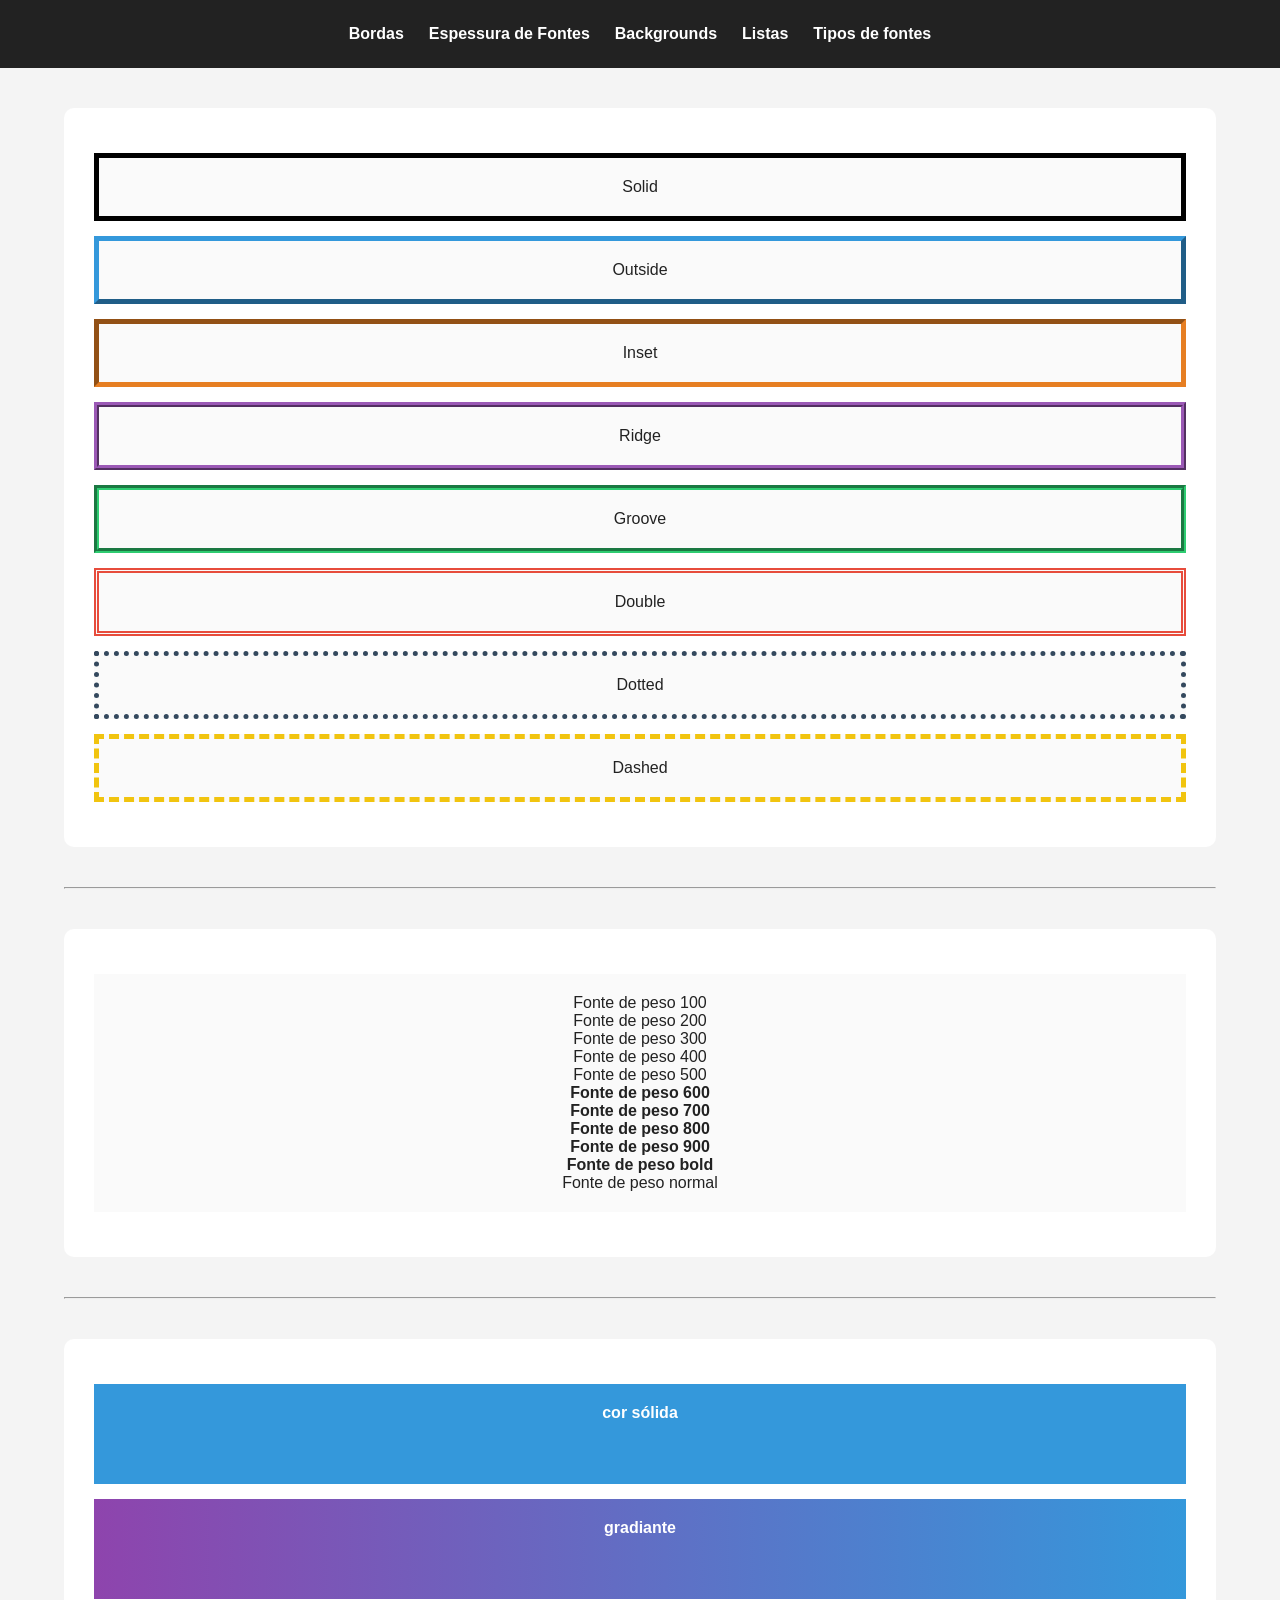
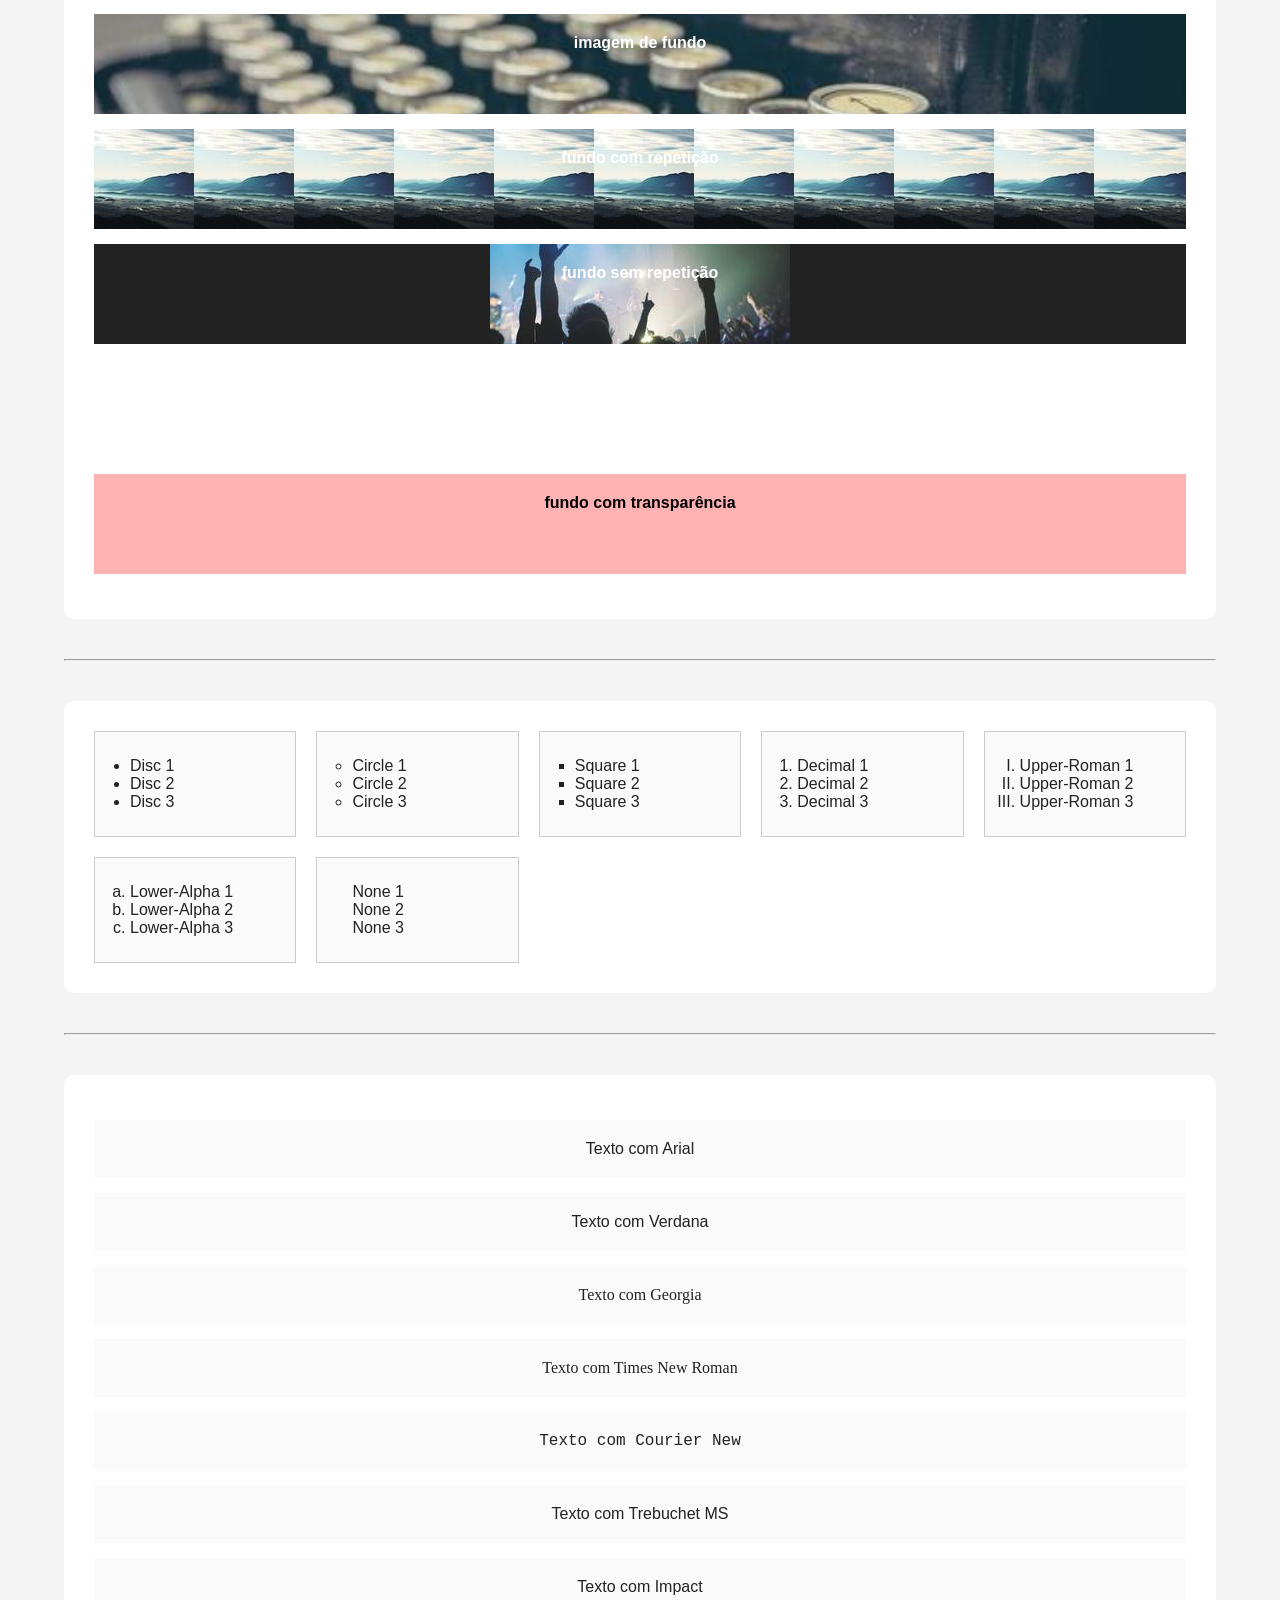
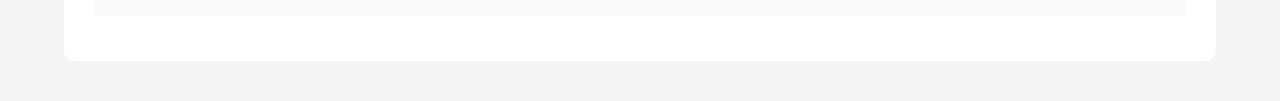
<file: atividade_final_css/index.html>
<!DOCTYPE html>
<html lang="PT-BR">
<head>
    <meta charset="UTF-8">
    <meta name="viewport" content="width=device-width, initial-scale=1.0">
    <title>Atividade final de css</title>
    <link rel="stylesheet" href="style/style.css">
</head>
<body>
   <header>
    <nav>
        <ul>
            <li><a href="#bordas">Bordas</a></li>
            <li><a href="#espessura-fontes">Espessura de Fontes</a></li>
            <li><a href="#backgrounds">Backgrounds</a></li>
            <li><a href="#listas">Listas</a></li>
            <li><a href="#tipos-fontes">Tipos de fontes</a></li>
        </ul>
    </nav>
   </header>

   <main>
    <section id="bordas" class="secao bordas">
        <article>
            <p>Solid</p>
        </article>
        <article>
            <p>Outside</p>
        </article>
        <article>
            <p>Inset</p>
        </article>
        <article>
            <p>Ridge</p>
        </article>
        <article>
            <p>Groove</p>
        </article>
        <article>
            <p>Double</p>
        </article>
        <article>
            <p>Dotted</p>
        </article>
        <article>
            <p>Dashed</p>
        </article>
    </section>

    <hr>

    <section id="espessura-fontes" class="secao espessura-fontes">
        <article>
        <p class="peso-100">Fonte de peso 100</p>
        <p class="peso-200">Fonte de peso 200</p>
        <p class="peso-300">Fonte de peso 300</p>
        <p class="peso-400">Fonte de peso 400</p>
        <p class="peso-500">Fonte de peso 500</p>
        <p class="peso-600">Fonte de peso 600</p>
        <p class="peso-700">Fonte de peso 700</p>
        <p class="peso-800">Fonte de peso 800</p>
        <p class="peso-900">Fonte de peso 900</p>
        <p class="peso-bold">Fonte de peso bold</p>
        <p class="peso-normal">Fonte de peso normal</p>
        </article>
    </section>

    <hr>

    <section id="backgrounds" class="secao backgrounds">
        <article>
            <p>cor sólida</p>
        </article>
        <article>
            <p>gradiante</p>
        </article>
        <article>
            <p>imagem de fundo</p>
        </article>
        <article>
            <p>fundo com repetição</p>
        </article>
        <article>
            <p>fundo sem repetição</p>
        </article>
        <article>
            <p>fundo fixo</p>
        </article> 
        <article>
            <p>fundo com transparência</p>
        </article>
    </section>
    <hr>
 
        <section id="listas" class="secao listas">
            <ul>
                <li>Disc 1</li>
                <li>Disc 2</li>
                <li>Disc 3</li>
            </ul>
            <ul>
                <li>Circle 1</li>
                <li>Circle 2</li>
                <li>Circle 3</li>
            </ul>
            <ul>
                <li>Square 1</li>
                <li>Square 2</li>
                <li>Square 3</li>
            </ul>
            <ul>
                <li>Decimal 1</li>
                <li>Decimal 2</li>
                <li>Decimal 3</li>
            </ul>
            <ul>
                <li>Upper-Roman 1</li>
                <li>Upper-Roman 2</li>
                <li>Upper-Roman 3</li>
            </ul>
            <ul>
                <li>Lower-Alpha 1</li>
                <li>Lower-Alpha 2</li>
                <li>Lower-Alpha 3</li>
            </ul>
            <ul>
                <li>None 1</li>
                <li>None 2</li>
                <li>None 3</li>
            </ul>
        </section>

        <hr>

        <section id="tipos-fontes" class="secao tipos-fontes">
            <article>
                <p>Texto com Arial</p>
            </article>
            <article>
                <p>Texto com Verdana</p>
            </article>
            <article>
                <p>Texto com Georgia</p>
            </article>
            <article>
                <p>Texto com Times New Roman</p>
            </article>
            <article>
                <p>Texto com Courier New</p>
            </article>
            <article>
                <p>Texto com Trebuchet MS</p>
            </article>
            <article>
                <p>Texto com Impact</p>
            </article>
        </section>
    </main>
</body>
</html>
</file>
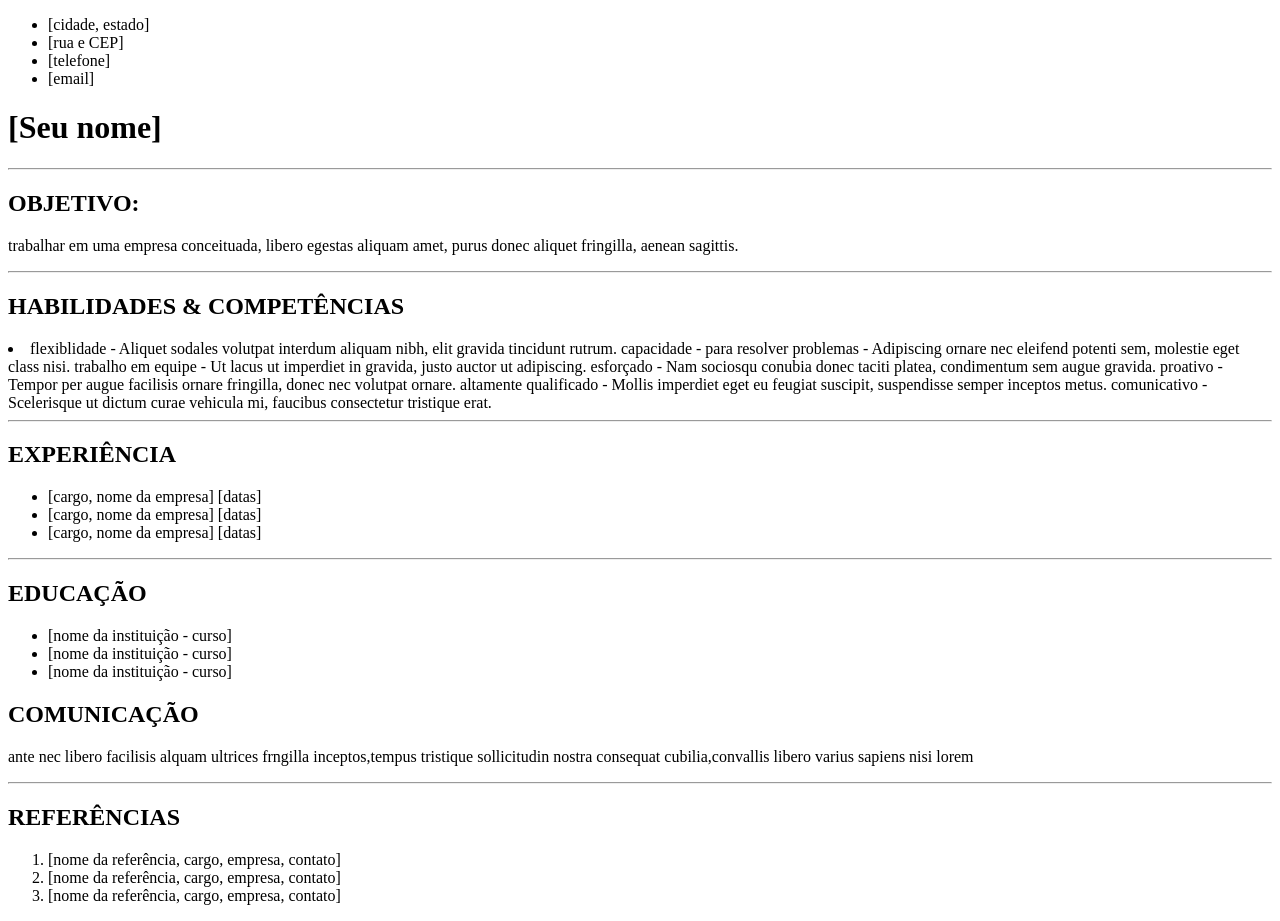
<file: curriculo_html/index.html>
<!DOCTYPE html>
<html lang="pt-br">
<head>
    <meta charset="UTF-8">
    <title>Currículo</title>
</head>

<body>

    <ul>
        <li>[cidade, estado]</li>
        <li>[rua e CEP]</li>
        <li>[telefone]</li>
        <li>[email]</li>
    </ul>

    <h1>[Seu nome]</h1>

    <hr>

    <h2>OBJETIVO:</h2>

    <p>
        trabalhar em uma empresa conceituada, libero egestas aliquam amet, purus donec aliquet fringilla, aenean sagittis.
    </p>

    <hr>

    <h2>HABILIDADES & COMPETÊNCIAS</h2>
        <li>
        flexiblidade - Aliquet sodales volutpat interdum aliquam nibh, elit gravida tincidunt rutrum. 
        capacidade - para resolver problemas - Adipiscing ornare nec eleifend potenti sem, molestie eget class nisi. 
        trabalho em equipe - Ut lacus ut imperdiet in gravida, justo auctor ut adipiscing.
        esforçado - Nam sociosqu conubia donec taciti platea, condimentum sem augue gravida.
        proativo - Tempor per augue facilisis ornare fringilla, donec nec volutpat ornare.
        altamente qualificado - Mollis imperdiet eget eu feugiat suscipit, suspendisse semper inceptos metus.
        comunicativo - Scelerisque ut dictum curae vehicula mi, faucibus consectetur tristique erat.
        </li>
    <hr>

    <h2>EXPERIÊNCIA</h2>

    <ul>
        <li>[cargo, nome da empresa] [datas]</li>
        <li>[cargo, nome da empresa] [datas]</li>
        <li>[cargo, nome da empresa] [datas] </li>
    </ul>

    <hr>

    <h2>EDUCAÇÃO</h2>

    <ul>
        <li>[nome da instituição - curso]</li>
        <li>[nome da instituição - curso]</li>
        <li>[nome da instituição - curso]</li>
    </ul>

    <h2>COMUNICAÇÃO</h2>

    <p>
        
    ante nec libero facilisis alquam ultrices frngilla inceptos,tempus tristique sollicitudin nostra consequat cubilia,convallis libero varius sapiens nisi lorem


    </p>

    <hr>

    <h2>REFERÊNCIAS</h2>

    <ol>
        <li>[nome da referência, cargo, empresa, contato]</li>
        <li>[nome da referência, cargo, empresa, contato]</li>
        <li>[nome da referência, cargo, empresa, contato]</li>
    </ol>

</body>

</html>
</file>
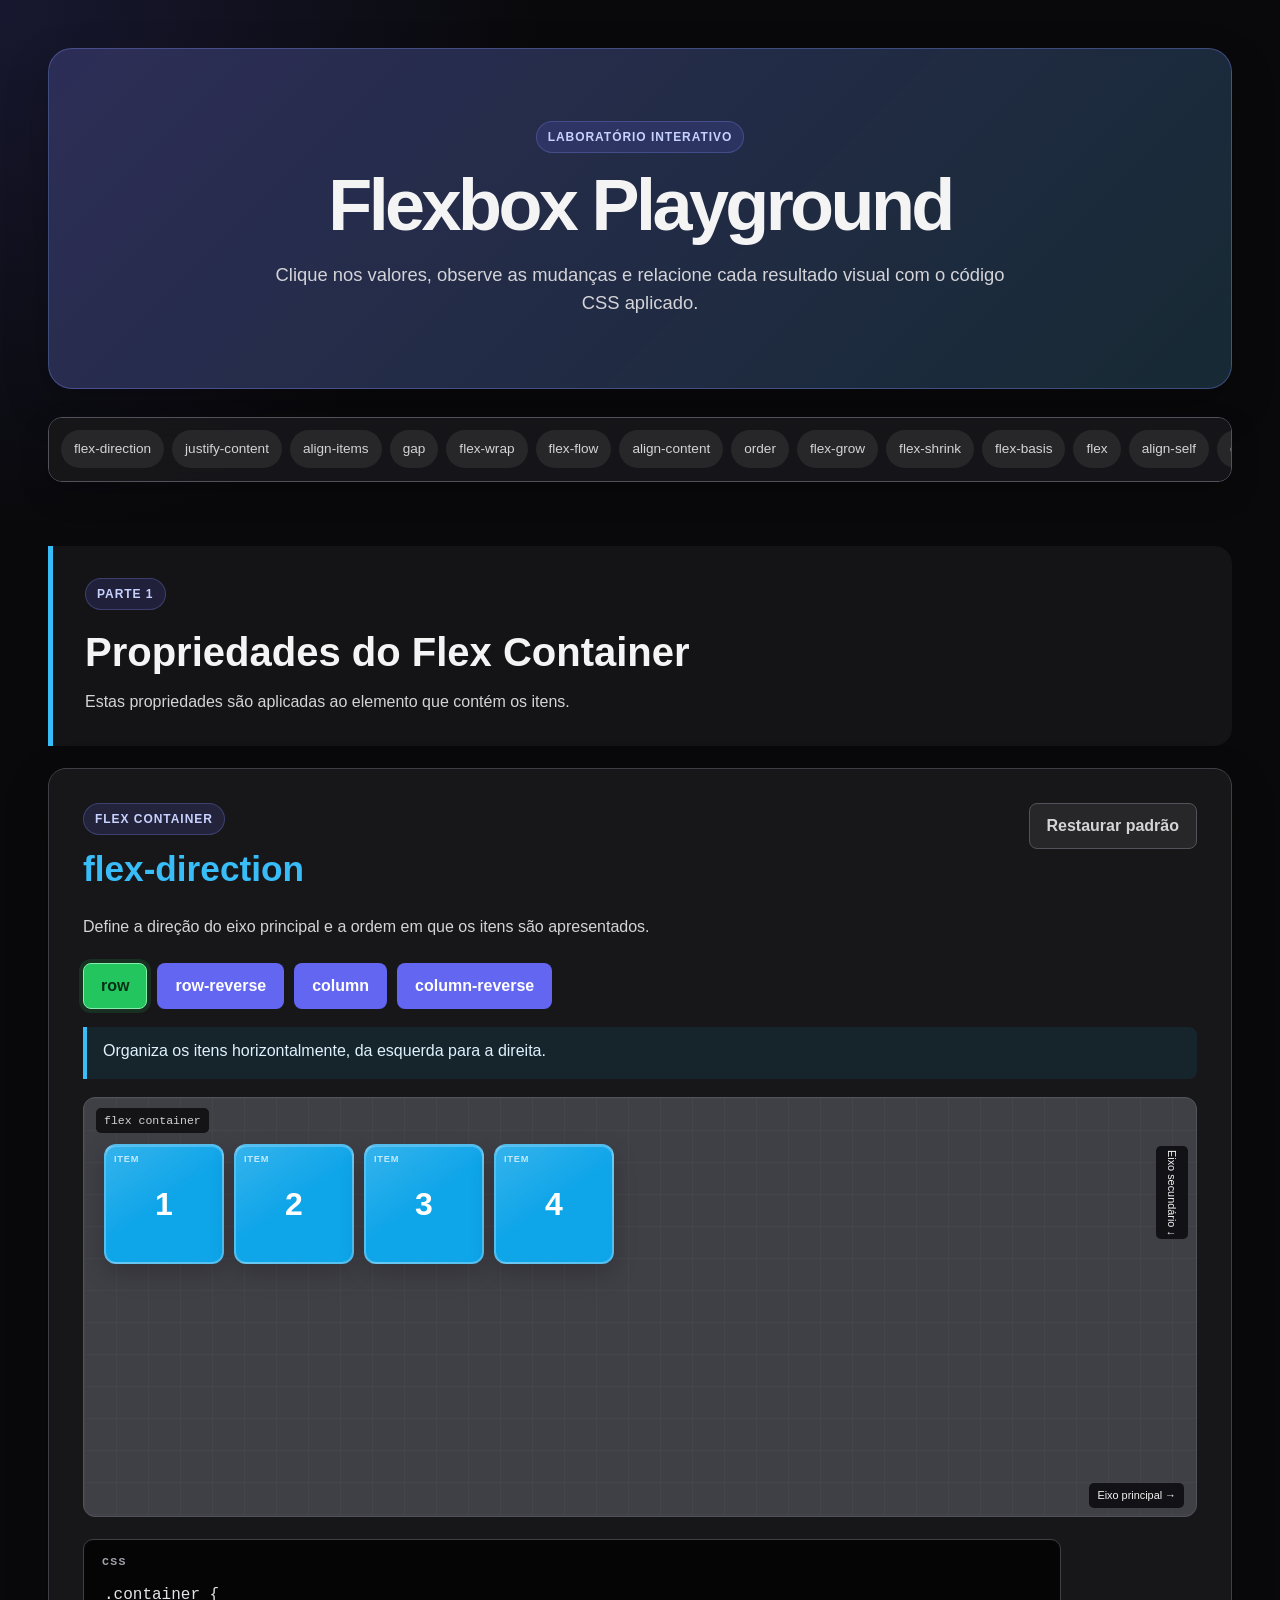
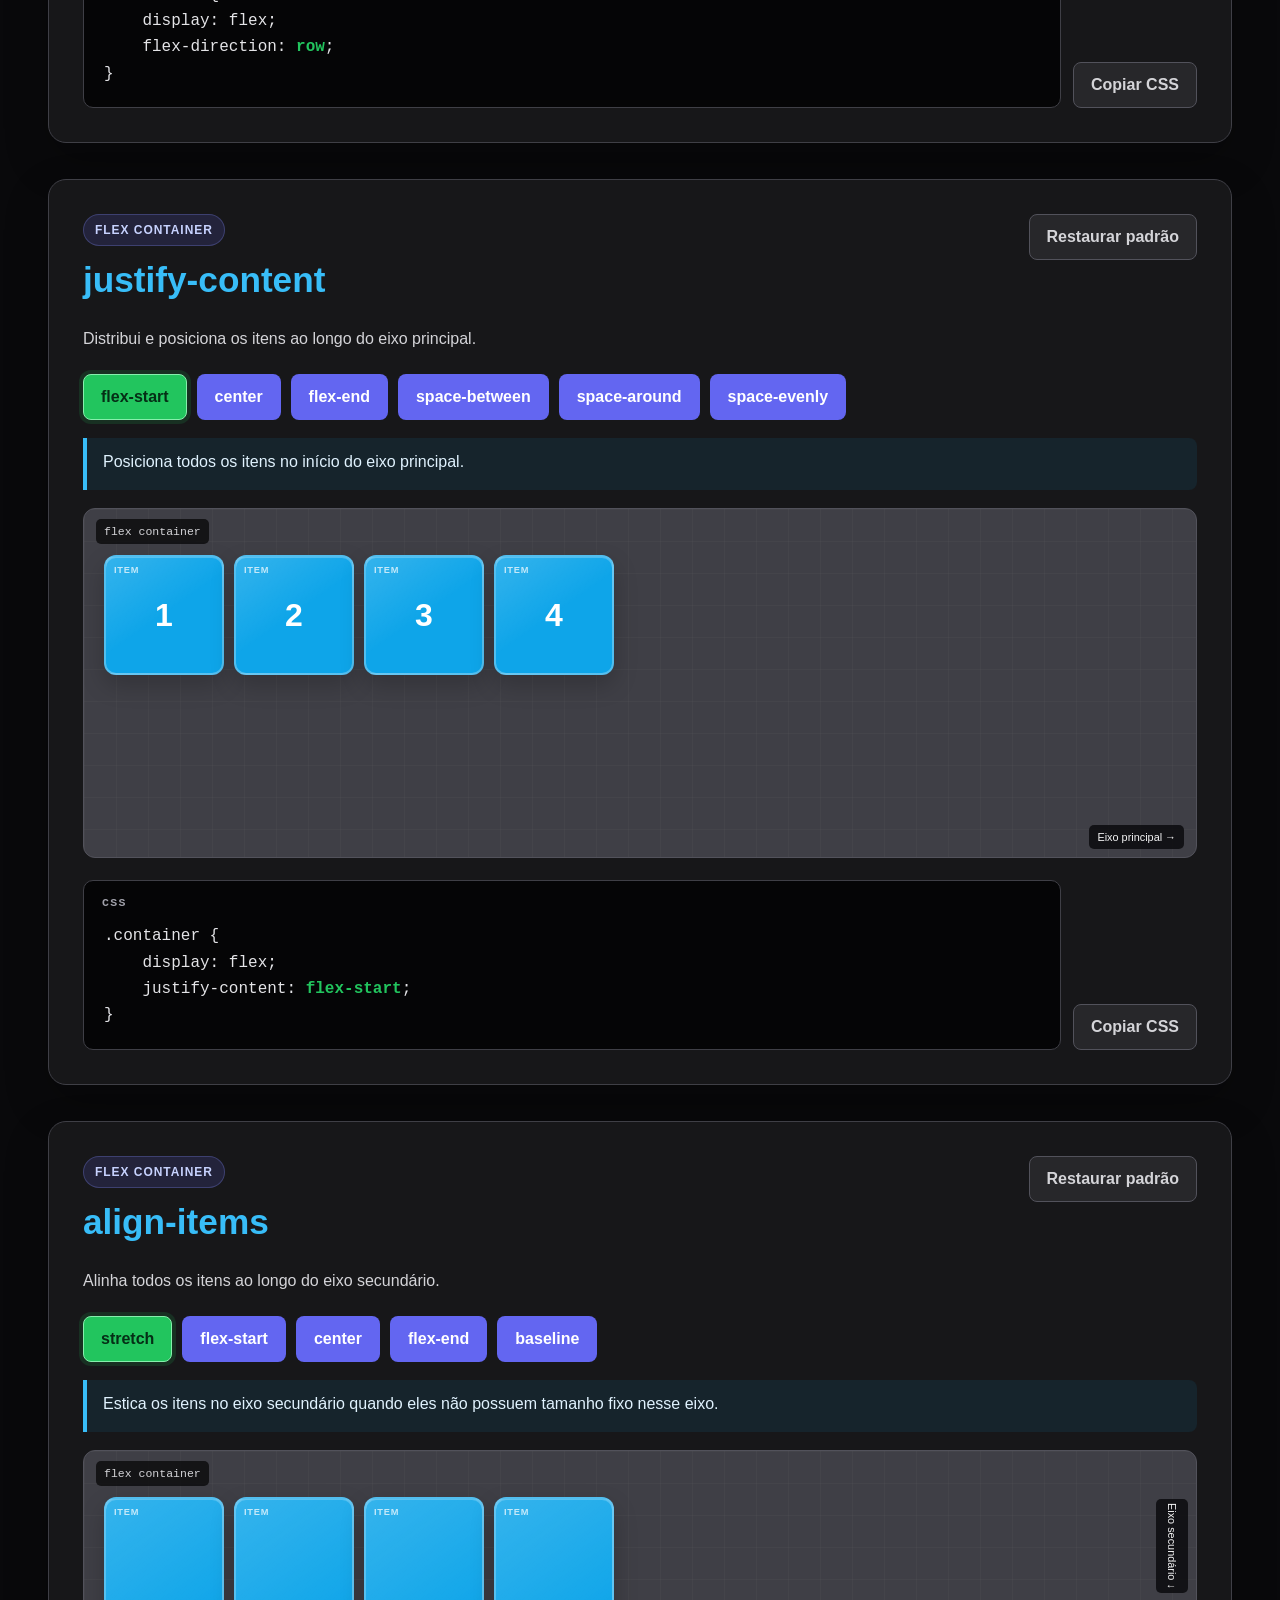
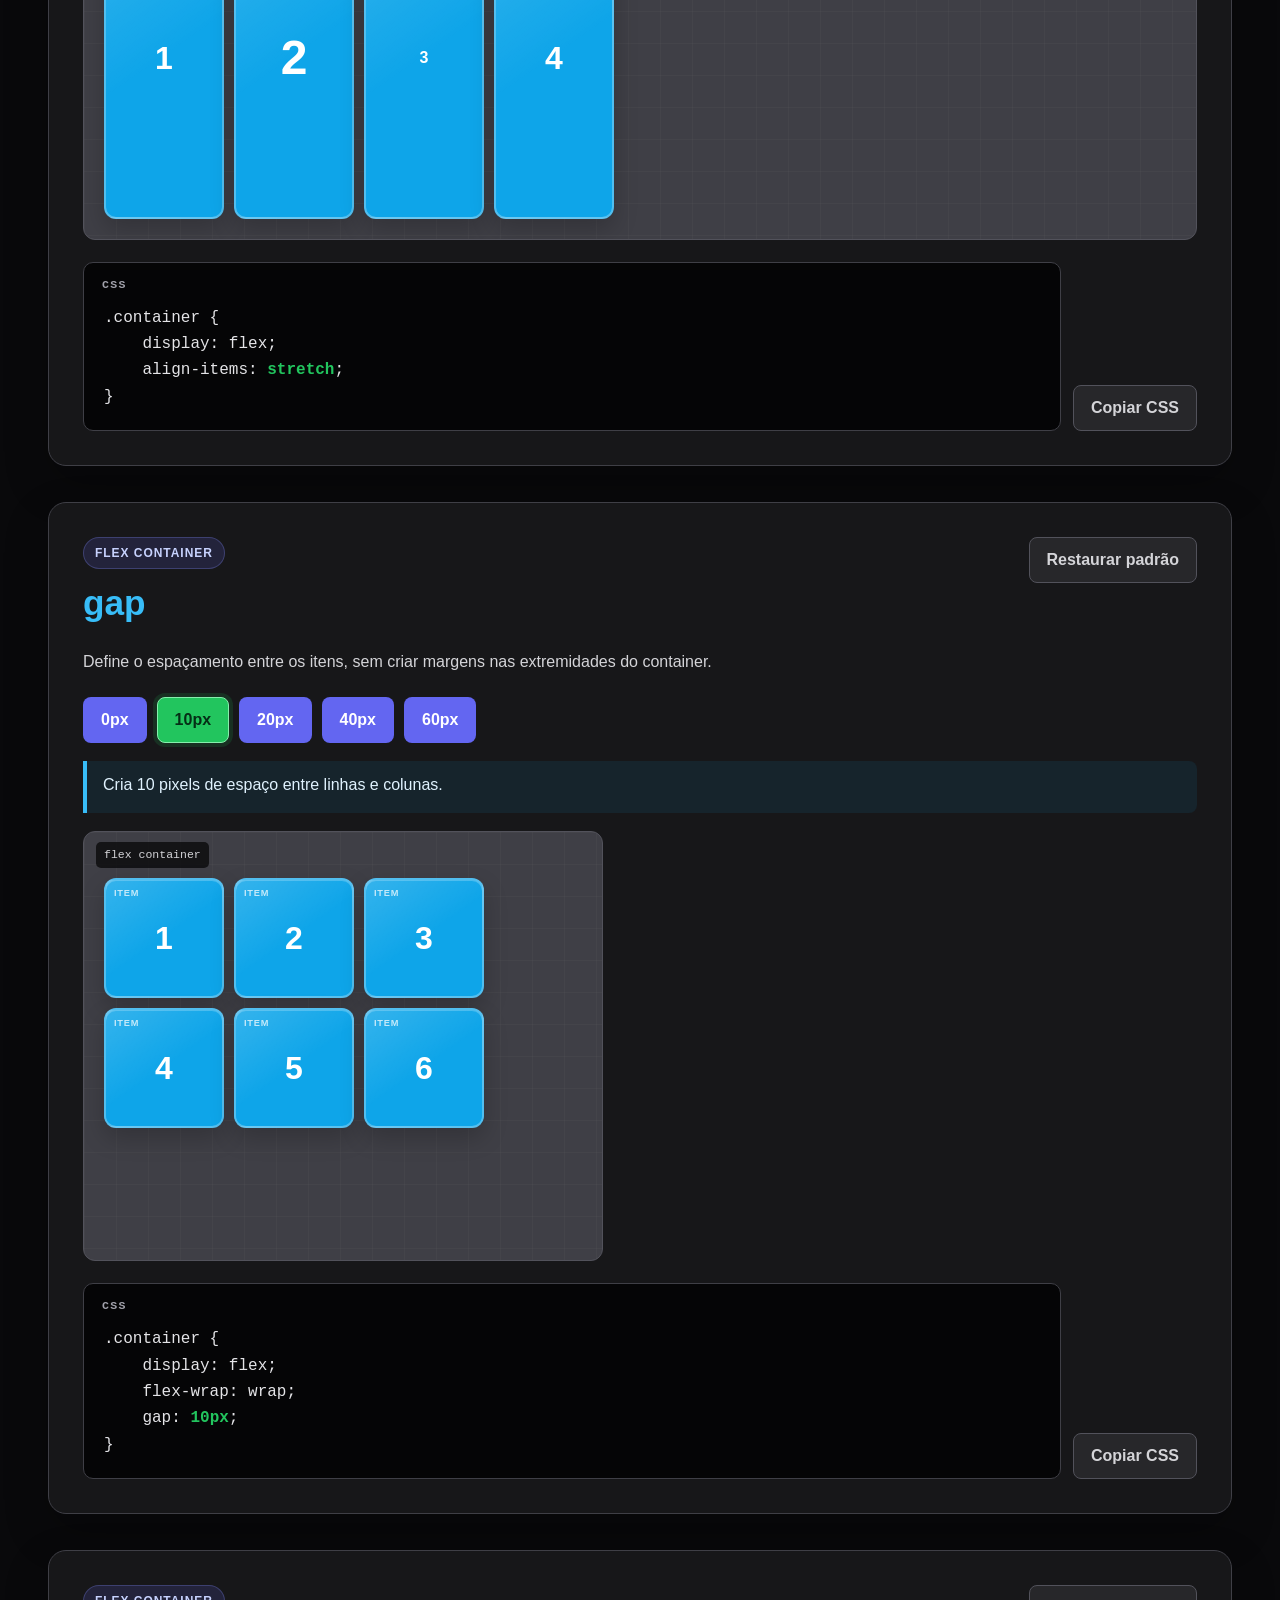
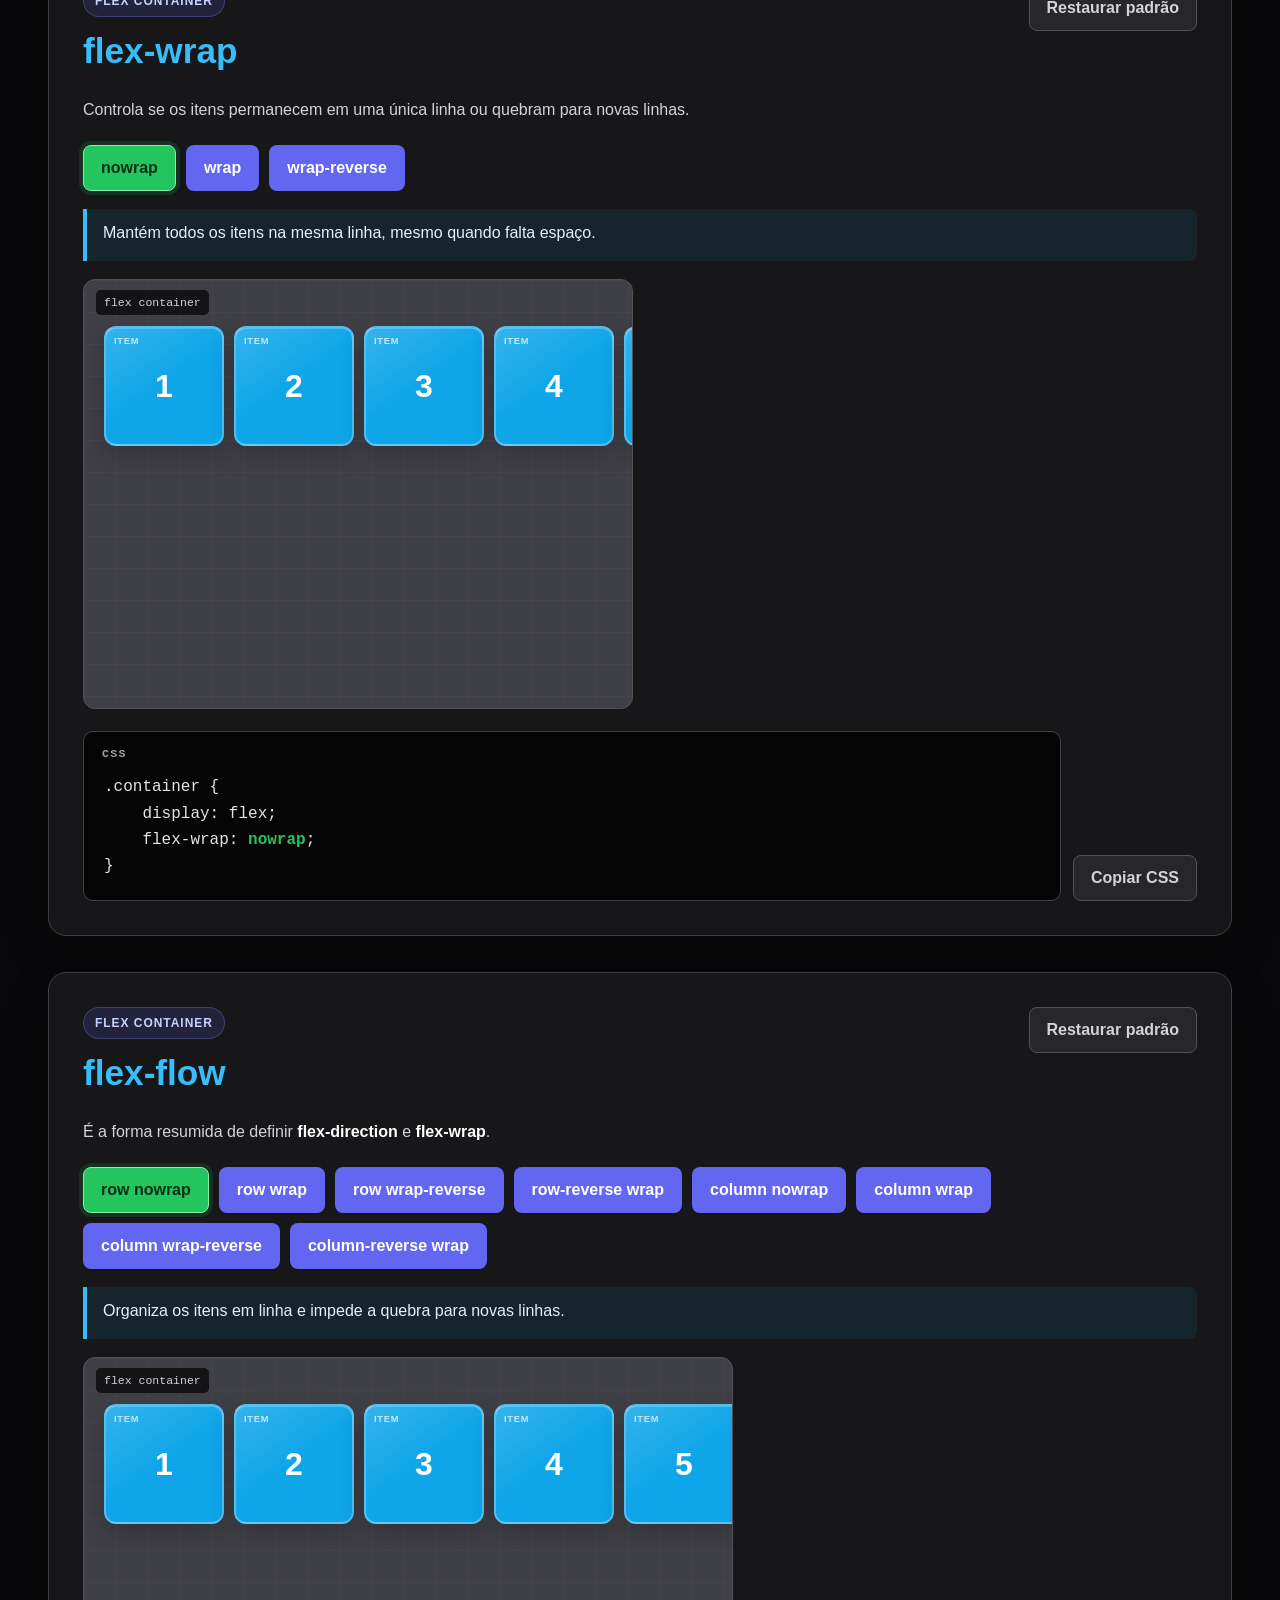
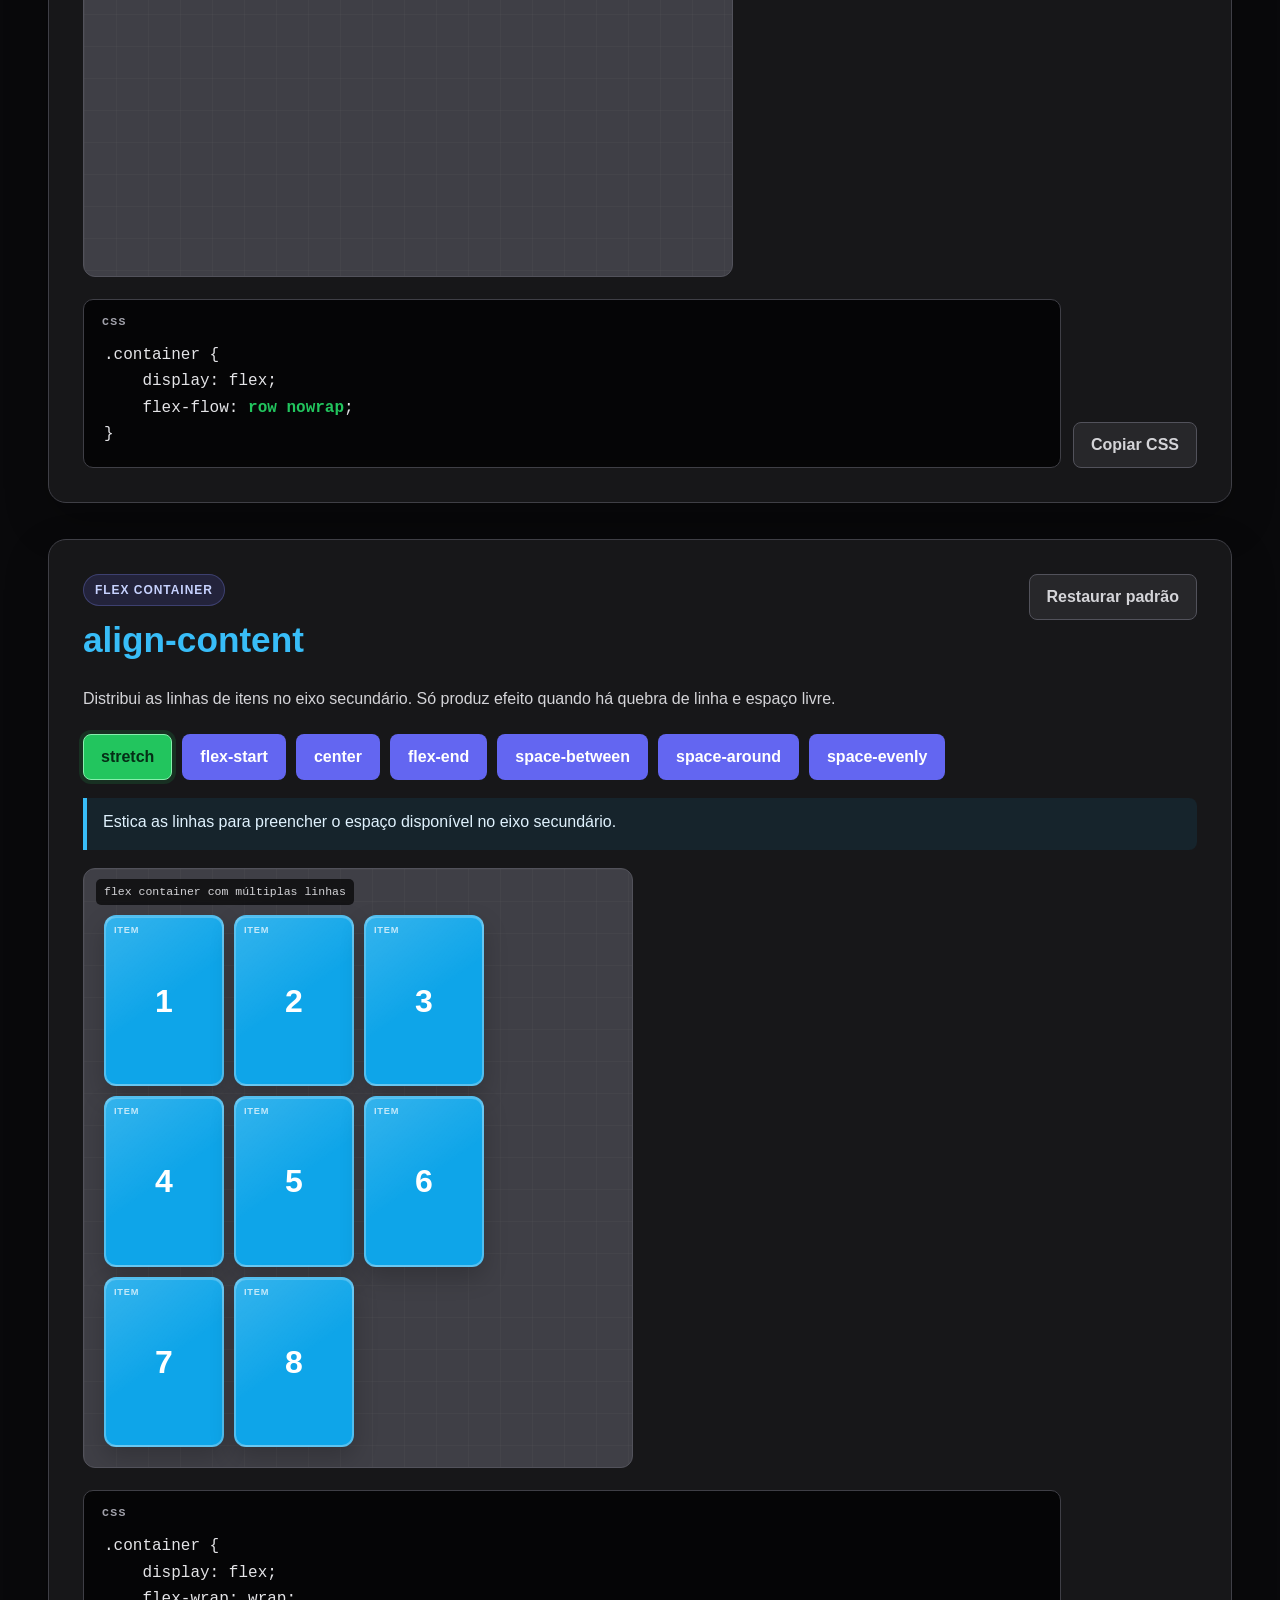
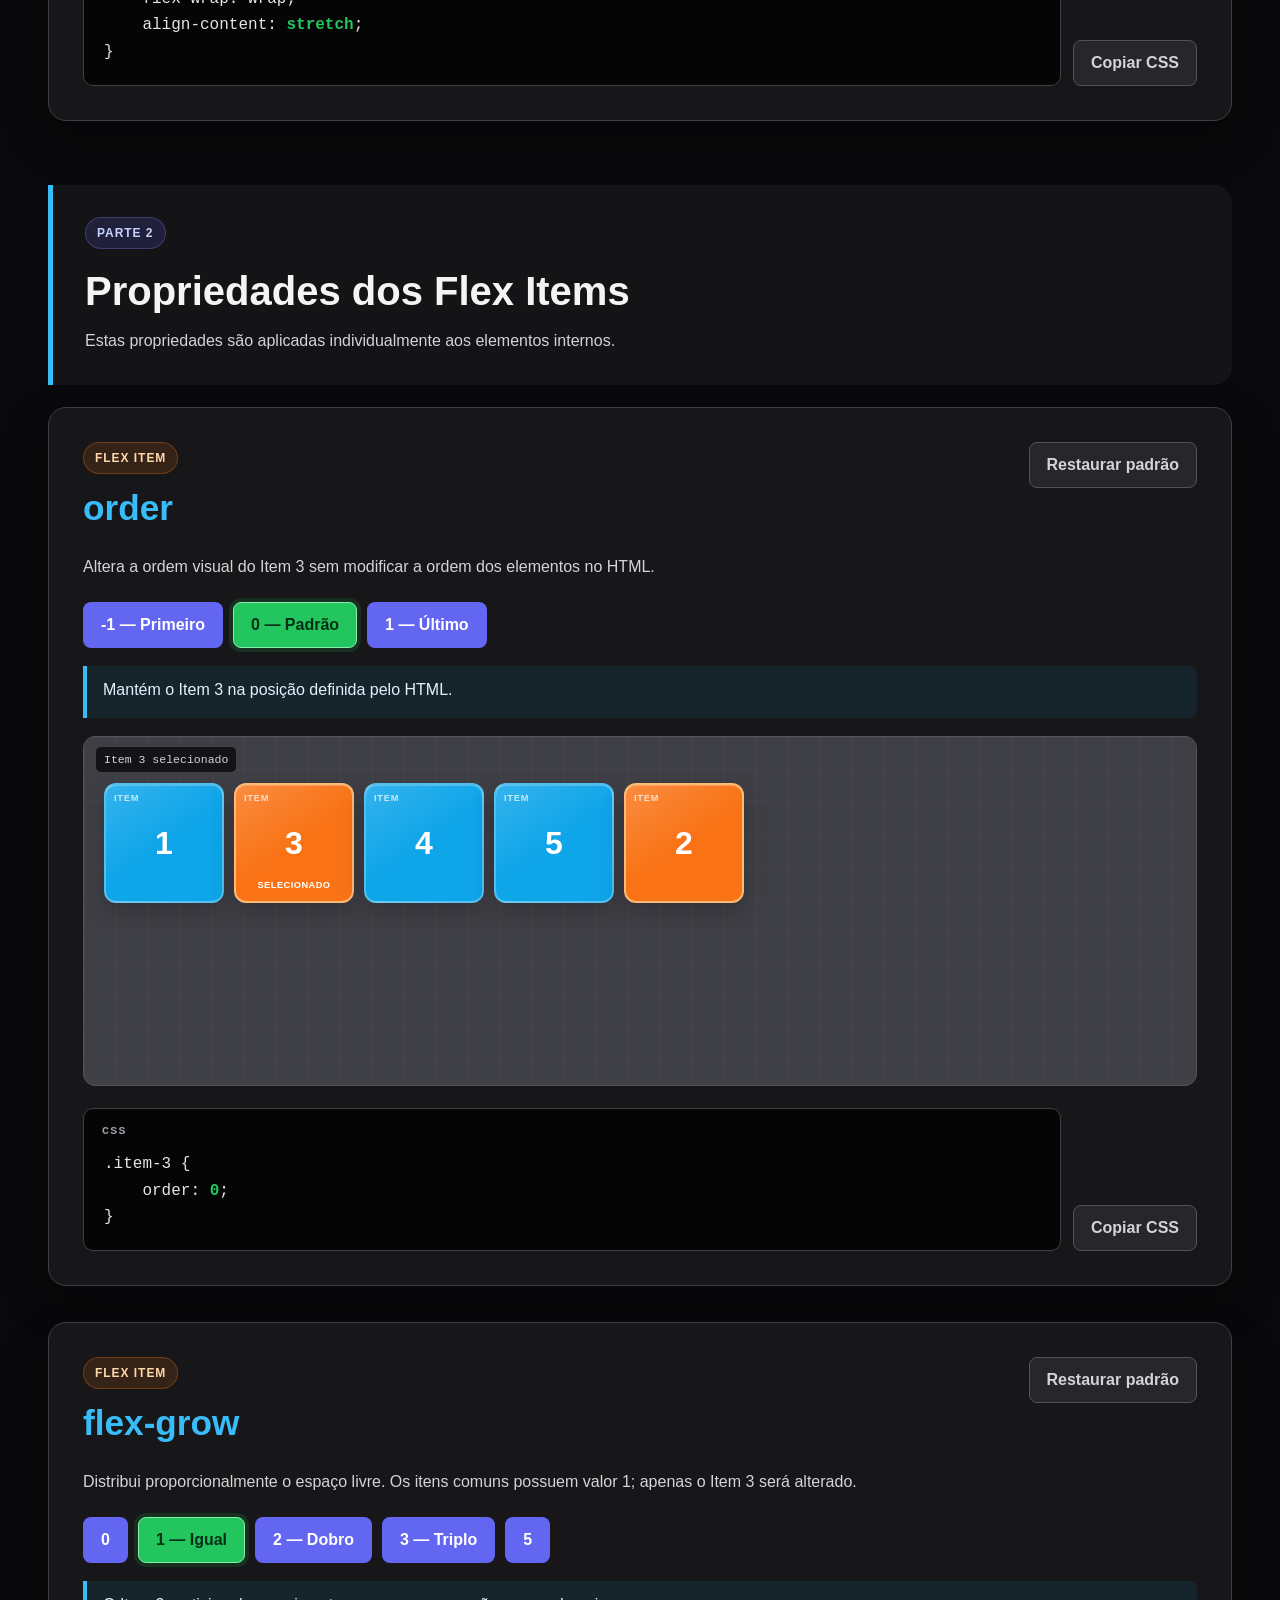
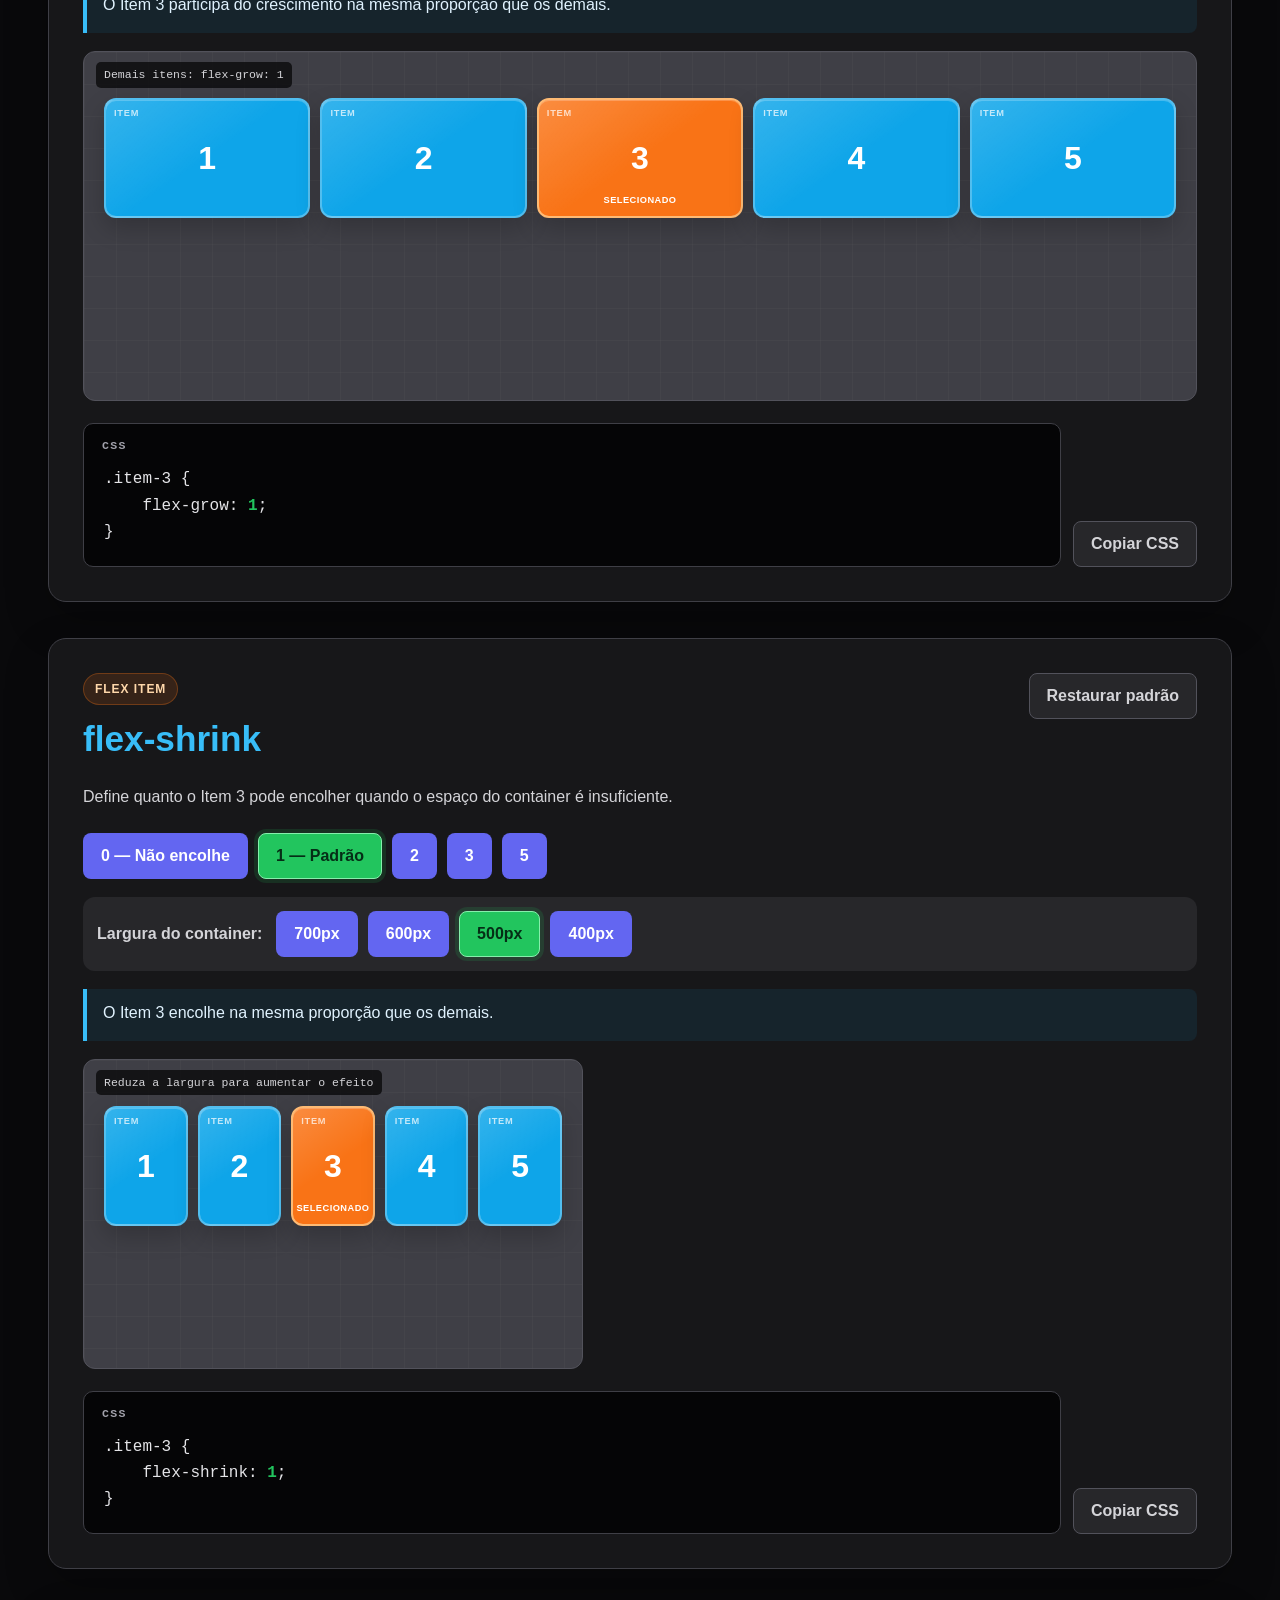
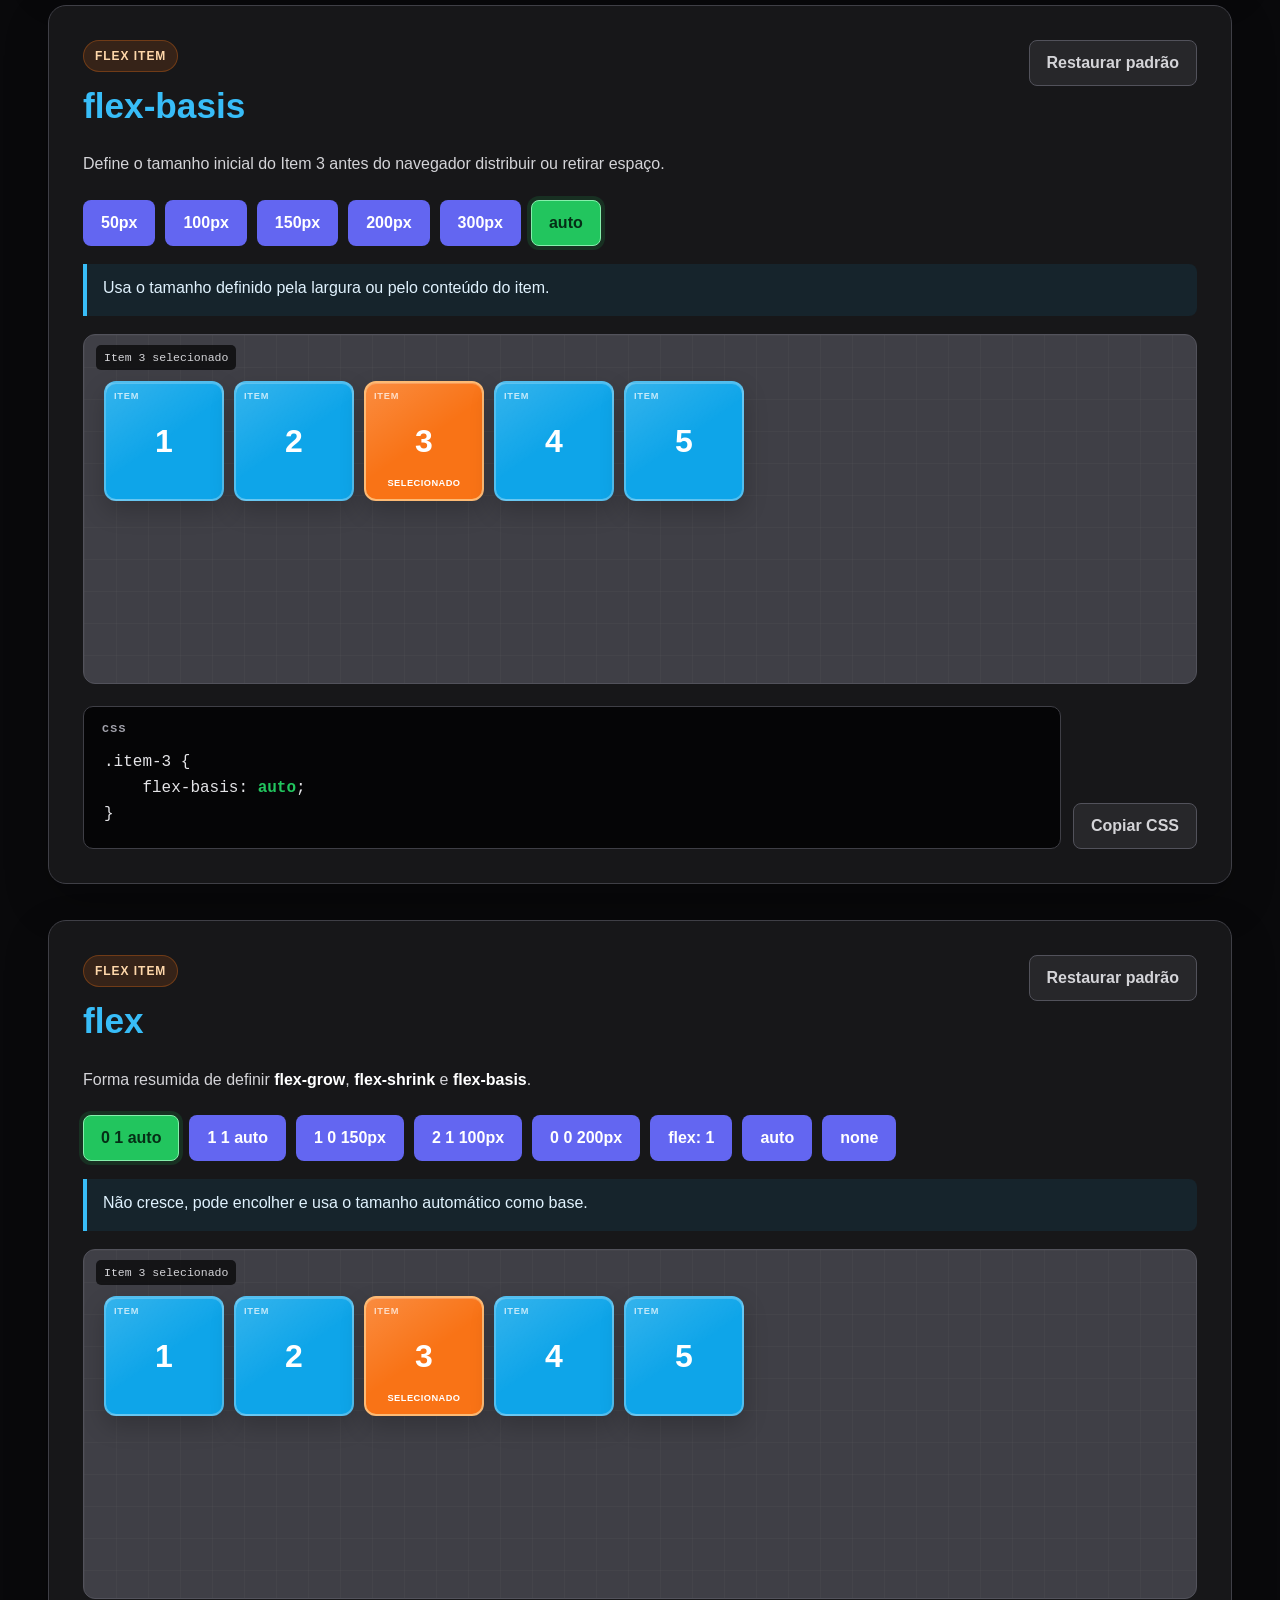
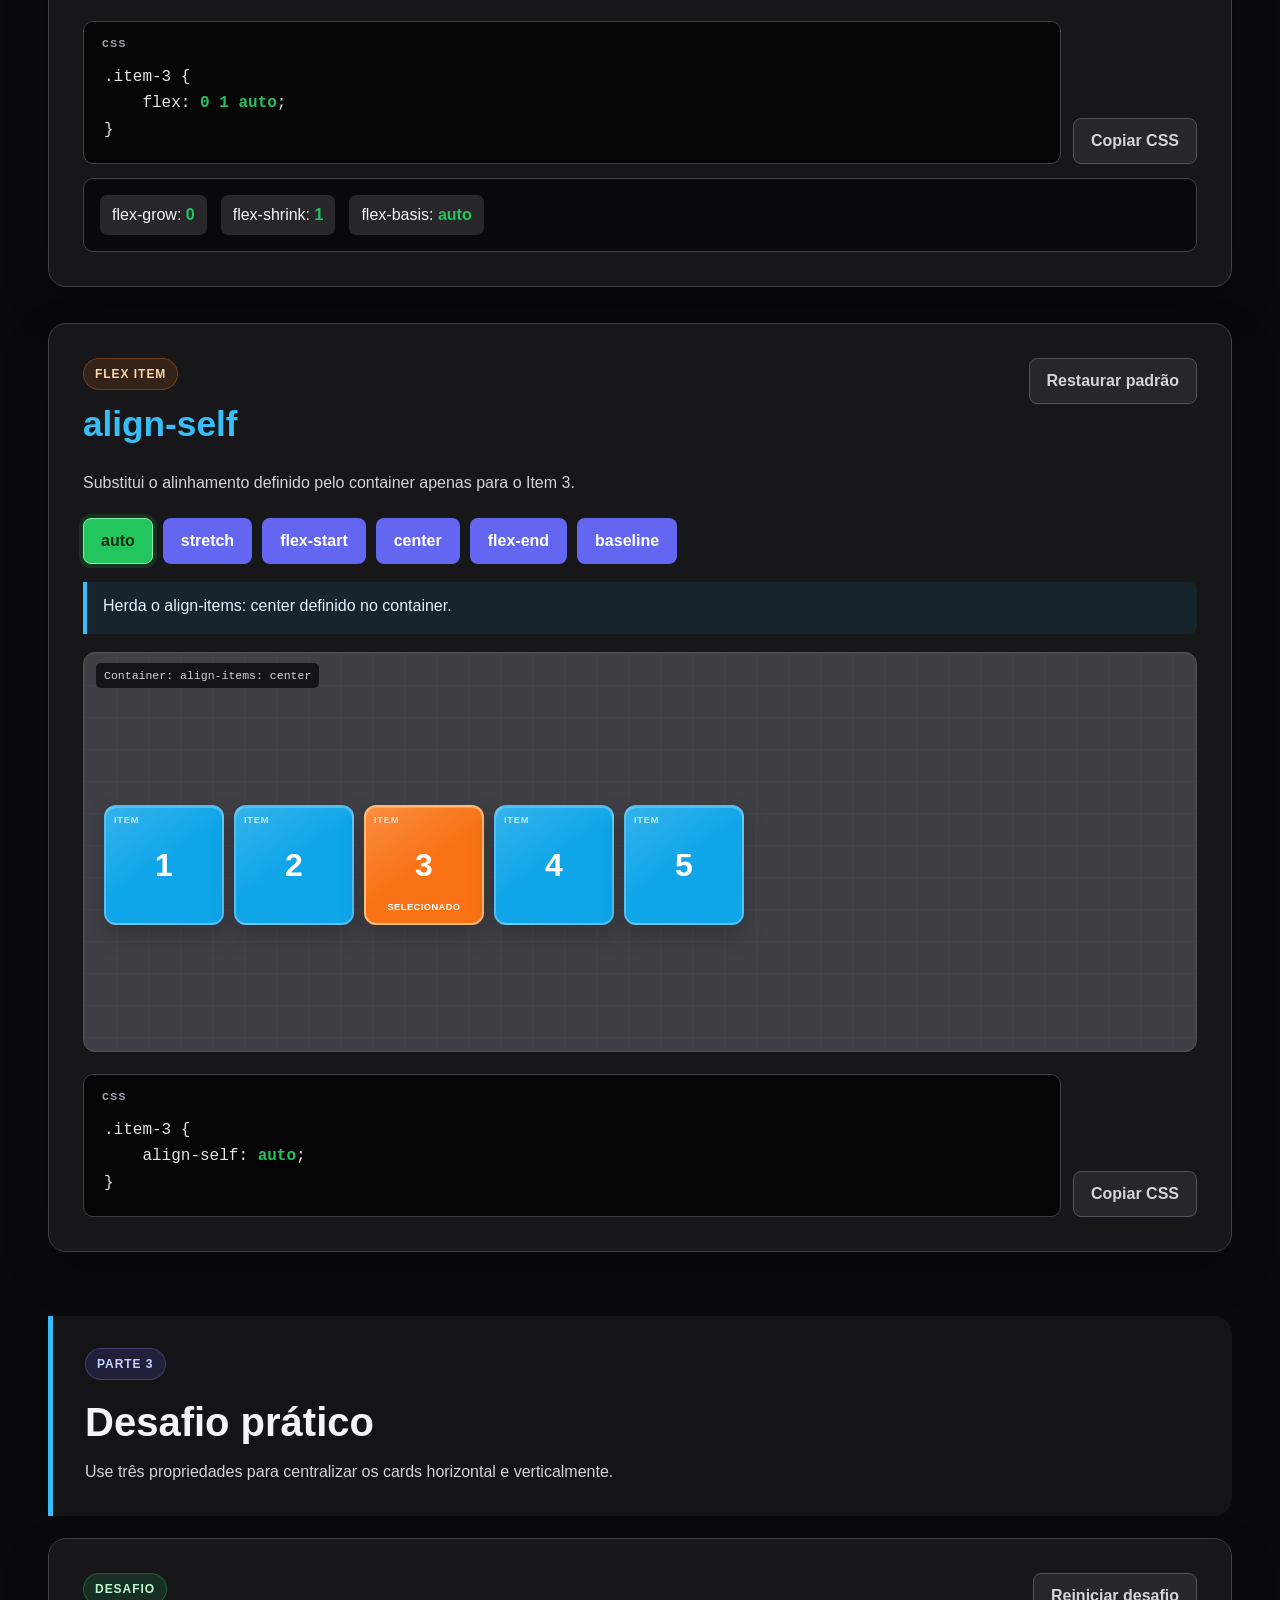
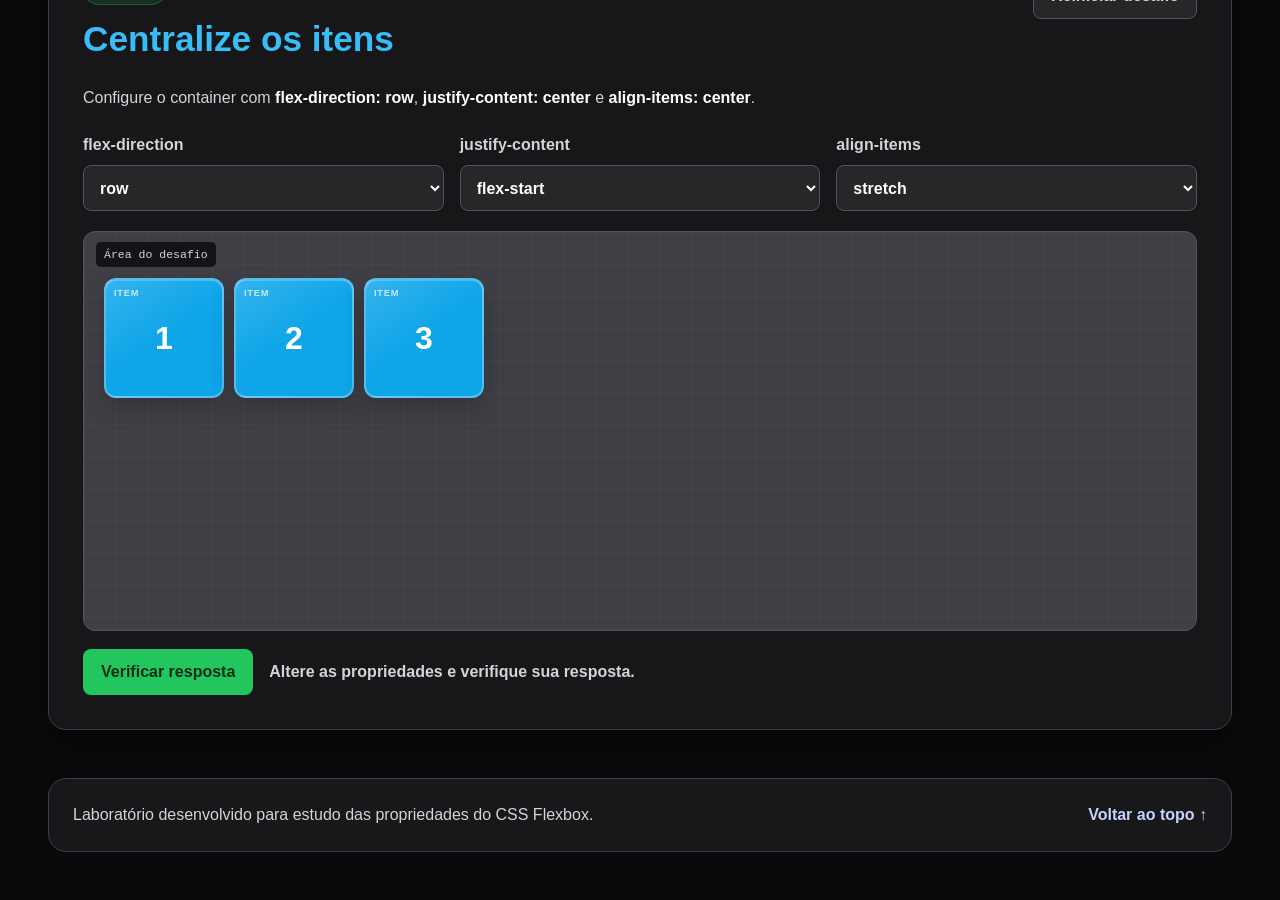
<file: flexbox/index.html>
<!-- Define que o documento utiliza HTML5. Deve ser a primeira declaração do arquivo. -->
<!DOCTYPE html>
<!-- A tag html envolve toda a página. lang="pt-BR" informa o idioma para navegadores e leitores de tela. -->
<html lang="pt-BR">
 
<!-- O head guarda configurações e informações que não aparecem diretamente no conteúdo visual. -->
<head>
    <!-- Permite utilizar acentos, cedilha e outros caracteres especiais corretamente. -->
    <meta charset="UTF-8">
    <!-- Faz o layout respeitar a largura real de celulares, tablets e computadores. -->
    <meta name="viewport" content="width=device-width, initial-scale=1.0">
    <!-- Descrição usada por mecanismos de busca e no compartilhamento do link. -->
    <meta name="description" content="Laboratório interativo para aprender e praticar as principais propriedades do CSS Flexbox.">
    <!-- Texto exibido na aba do navegador. -->
    <title>Laboratório Flexbox</title>
    <!-- Conecta o HTML ao arquivo CSS responsável pela aparência da página. -->
    <link rel="stylesheet" href="style/style.css">
</head>
 
<!-- O body contém todo o conteúdo visível da página. -->
<body>
 
    <!-- ===================================================
         CABEÇALHO PRINCIPAL
         Apresenta o nome e a proposta do laboratório.
    =================================================== -->
    <header class="page-header">
        <!-- Pequeno rótulo visual acima do título principal. -->
        <span class="page-label">Laboratório interativo</span>
        <!-- h1 é o título principal e deve representar o assunto da página. -->
        <h1>Flexbox Playground</h1>
        <p>
            Clique nos valores, observe as mudanças e relacione cada resultado visual
            com o código CSS aplicado.
        </p>
    </header>
 
    <!-- ===================================================
         NAVEGAÇÃO INTERNA
         Cada link aponta para o id de uma seção da página.
         aria-label descreve o menu para tecnologias assistivas.
    =================================================== -->
    <nav class="property-navigation" aria-label="Navegação das propriedades do Flexbox">
        <a href="#flex-direction">flex-direction</a>
        <a href="#justify-content">justify-content</a>
        <a href="#align-items">align-items</a>
        <a href="#gap">gap</a>
        <a href="#flex-wrap">flex-wrap</a>
        <a href="#flex-flow">flex-flow</a>
        <a href="#align-content">align-content</a>
        <a href="#order">order</a>
        <a href="#flex-grow">flex-grow</a>
        <a href="#flex-shrink">flex-shrink</a>
        <a href="#flex-basis">flex-basis</a>
        <a href="#flex">flex</a>
        <a href="#align-self">align-self</a>
        <a href="#desafio">desafio</a>
    </nav>
 
    <!-- O main reúne o conteúdo principal do laboratório. -->
    <main>
        <!-- ===================================================
             PARTE 1 — PROPRIEDADES DO FLEX CONTAINER
             São aplicadas ao elemento pai, responsável por organizar os itens.
        =================================================== -->
        <header class="group-header">
            <span>Parte 1</span>
            <h2>Propriedades do Flex Container</h2>
            <p>Estas propriedades são aplicadas ao elemento que contém os itens.</p>
        </header>
 
        <!-- ===================================================
             SEÇÃO: flex-direction
             Define a direção do eixo principal e a ordem inicial dos itens.
             O id permite acessar esta seção pelo menu de navegação.
        =================================================== -->
        <section class="demo" id="flex-direction">
            <!-- Agrupa o título da propriedade e o botão que restaura o valor inicial. -->
            <div class="demo-heading">
                <div>
                    <span class="property-type">Flex Container</span>
                    <h2>flex-direction</h2>
                </div>
                <button type="button" class="reset-button" data-reset-section="direction">Restaurar padrão</button>
            </div>
 
            <p class="demo-introduction">
                Define a direção do eixo principal e a ordem em que os itens são apresentados.
            </p>
 
            <!--
                Grupo de botões com os valores da propriedade.
                role="group" e aria-label ajudam leitores de tela.
                data-* guarda o valor que será lido pelo JavaScript.
                aria-pressed informa qual botão está ativo.
            -->
            <div class="buttons" role="group" aria-label="Valores de flex-direction">
                <button type="button" class="active" data-direction="row" aria-pressed="true">row</button>
                <button type="button" data-direction="row-reverse" aria-pressed="false">row-reverse</button>
                <button type="button" data-direction="column" aria-pressed="false">column</button>
                <button type="button" data-direction="column-reverse" aria-pressed="false">column-reverse</button>
            </div>
 
            <!--
                Descrição atualizada pelo JavaScript conforme o botão escolhido.
                aria-live="polite" permite anunciar a mudança para leitores de tela.
            -->
            <p class="property-description direction-description" aria-live="polite">
                Organiza os itens horizontalmente, da esquerda para a direita.
            </p>
 
            <!--
                Área visual da demonstração.
                A classe container recebe display:flex no CSS.
                A segunda classe identifica a propriedade demonstrada.
            -->
            <div class="container direction-container" id="direction-container">
                <span class="container-label">flex container</span>
                <!-- Indicadores dos eixos; o JavaScript atualiza as setas nesta seção. -->
                <span class="axis axis-main direction-main-axis">Eixo principal →</span>
                <span class="axis axis-cross direction-cross-axis">Eixo secundário ↓</span>
                <!-- Cada elemento .item é um Flex Item. Os números facilitam observar ordem e posição. -->
                <div class="item"><span>1</span></div>
                <div class="item"><span>2</span></div>
                <div class="item"><span>3</span></div>
                <div class="item"><span>4</span></div>
            </div>
 
            <!--
                Mostra o CSS correspondente ao valor selecionado.
                pre preserva espaços e quebras de linha; code identifica código-fonte.
                O botão usa data-copy-property e data-copy-target para copiar o resultado.
            -->
            <div class="code-wrapper">
                <pre class="code"><code>.container {
    display: flex;
    flex-direction: <strong class="direction-value" aria-live="polite">row</strong>;
}</code></pre>
                <button type="button" class="copy-button" data-copy-property="flex-direction"
                    data-copy-target=".direction-value">Copiar CSS</button>
            </div>
        </section>
 
        <!-- ===================================================
             SEÇÃO: justify-content
             Distribui os itens ao longo do eixo principal.
             O id permite acessar esta seção pelo menu de navegação.
        =================================================== -->
        <section class="demo" id="justify-content">
            <!-- Agrupa o título da propriedade e o botão que restaura o valor inicial. -->
            <div class="demo-heading">
                <div>
                    <span class="property-type">Flex Container</span>
                    <h2>justify-content</h2>
                </div>
                <button type="button" class="reset-button" data-reset-section="justify">Restaurar padrão</button>
            </div>
 
            <p class="demo-introduction">
                Distribui e posiciona os itens ao longo do eixo principal.
            </p>
 
            <!--
                Grupo de botões com os valores da propriedade.
                role="group" e aria-label ajudam leitores de tela.
                data-* guarda o valor que será lido pelo JavaScript.
                aria-pressed informa qual botão está ativo.
            -->
            <div class="buttons" role="group" aria-label="Valores de justify-content">
                <button type="button" class="active" data-justify="flex-start" aria-pressed="true">flex-start</button>
                <button type="button" data-justify="center" aria-pressed="false">center</button>
                <button type="button" data-justify="flex-end" aria-pressed="false">flex-end</button>
                <button type="button" data-justify="space-between" aria-pressed="false">space-between</button>
                <button type="button" data-justify="space-around" aria-pressed="false">space-around</button>
                <button type="button" data-justify="space-evenly" aria-pressed="false">space-evenly</button>
            </div>
 
            <!--
                Descrição atualizada pelo JavaScript conforme o botão escolhido.
                aria-live="polite" permite anunciar a mudança para leitores de tela.
            -->
            <p class="property-description justify-description" aria-live="polite">
                Posiciona todos os itens no início do eixo principal.
            </p>
 
            <!--
                Área visual da demonstração.
                A classe container recebe display:flex no CSS.
                A segunda classe identifica a propriedade demonstrada.
            -->
            <div class="container justify-container">
                <span class="container-label">flex container</span>
                <span class="axis axis-main">Eixo principal →</span>
                <div class="item"><span>1</span></div>
                <div class="item"><span>2</span></div>
                <div class="item"><span>3</span></div>
                <div class="item"><span>4</span></div>
            </div>
 
            <!--
                Mostra o CSS correspondente ao valor selecionado.
                pre preserva espaços e quebras de linha; code identifica código-fonte.
                O botão usa data-copy-property e data-copy-target para copiar o resultado.
            -->
            <div class="code-wrapper">
                <pre class="code"><code>.container {
    display: flex;
    justify-content: <strong class="justify-value" aria-live="polite">flex-start</strong>;
}</code></pre>
                <button type="button" class="copy-button" data-copy-property="justify-content"
                    data-copy-target=".justify-value">Copiar CSS</button>
            </div>
        </section>
 
        <!-- ===================================================
             SEÇÃO: align-items
             Alinha todos os itens no eixo secundário.
             O id permite acessar esta seção pelo menu de navegação.
        =================================================== -->
        <section class="demo" id="align-items">
            <!-- Agrupa o título da propriedade e o botão que restaura o valor inicial. -->
            <div class="demo-heading">
                <div>
                    <span class="property-type">Flex Container</span>
                    <h2>align-items</h2>
                </div>
                <button type="button" class="reset-button" data-reset-section="align">Restaurar padrão</button>
            </div>
 
            <p class="demo-introduction">
                Alinha todos os itens ao longo do eixo secundário.
            </p>
 
            <!--
                Grupo de botões com os valores da propriedade.
                role="group" e aria-label ajudam leitores de tela.
                data-* guarda o valor que será lido pelo JavaScript.
                aria-pressed informa qual botão está ativo.
            -->
            <div class="buttons" role="group" aria-label="Valores de align-items">
                <button type="button" class="active" data-align="stretch" aria-pressed="true">stretch</button>
                <button type="button" data-align="flex-start" aria-pressed="false">flex-start</button>
                <button type="button" data-align="center" aria-pressed="false">center</button>
                <button type="button" data-align="flex-end" aria-pressed="false">flex-end</button>
                <button type="button" data-align="baseline" aria-pressed="false">baseline</button>
            </div>
 
            <!--
                Descrição atualizada pelo JavaScript conforme o botão escolhido.
                aria-live="polite" permite anunciar a mudança para leitores de tela.
            -->
            <p class="property-description align-description" aria-live="polite">
                Estica os itens no eixo secundário quando eles não possuem tamanho fixo nesse eixo.
            </p>
 
            <!--
                Área visual da demonstração.
                A classe container recebe display:flex no CSS.
                A segunda classe identifica a propriedade demonstrada.
            -->
            <div class="container align-container">
                <span class="container-label">flex container</span>
                <span class="axis axis-cross">Eixo secundário ↓</span>
                <div class="item"><span>1</span></div>
                <div class="item baseline-large"><span>2</span></div>
                <div class="item baseline-small"><span>3</span></div>
                <div class="item"><span>4</span></div>
            </div>
 
            <!--
                Mostra o CSS correspondente ao valor selecionado.
                pre preserva espaços e quebras de linha; code identifica código-fonte.
                O botão usa data-copy-property e data-copy-target para copiar o resultado.
            -->
            <div class="code-wrapper">
                <pre class="code"><code>.container {
    display: flex;
    align-items: <strong class="align-value" aria-live="polite">stretch</strong>;
}</code></pre>
                <button type="button" class="copy-button" data-copy-property="align-items"
                    data-copy-target=".align-value">Copiar CSS</button>
            </div>
        </section>
 
        <!-- ===================================================
             SEÇÃO: gap
             Controla o espaço entre os itens sem usar margens.
             O id permite acessar esta seção pelo menu de navegação.
        =================================================== -->
        <section class="demo" id="gap">
            <!-- Agrupa o título da propriedade e o botão que restaura o valor inicial. -->
            <div class="demo-heading">
                <div>
                    <span class="property-type">Flex Container</span>
                    <h2>gap</h2>
                </div>
                <button type="button" class="reset-button" data-reset-section="gap">Restaurar padrão</button>
            </div>
 
            <p class="demo-introduction">
                Define o espaçamento entre os itens, sem criar margens nas extremidades do container.
            </p>
 
            <!--
                Grupo de botões com os valores da propriedade.
                role="group" e aria-label ajudam leitores de tela.
                data-* guarda o valor que será lido pelo JavaScript.
                aria-pressed informa qual botão está ativo.
            -->
            <div class="buttons" role="group" aria-label="Valores de gap">
                <button type="button" data-gap="0px" aria-pressed="false">0px</button>
                <button type="button" class="active" data-gap="10px" aria-pressed="true">10px</button>
                <button type="button" data-gap="20px" aria-pressed="false">20px</button>
                <button type="button" data-gap="40px" aria-pressed="false">40px</button>
                <button type="button" data-gap="60px" aria-pressed="false">60px</button>
            </div>
 
            <!--
                Descrição atualizada pelo JavaScript conforme o botão escolhido.
                aria-live="polite" permite anunciar a mudança para leitores de tela.
            -->
            <p class="property-description gap-description" aria-live="polite">
                Cria 10 pixels de espaço entre linhas e colunas.
            </p>
 
            <!--
                Área visual da demonstração.
                A classe container recebe display:flex no CSS.
                A segunda classe identifica a propriedade demonstrada.
            -->
            <div class="container gap-container">
                <span class="container-label">flex container</span>
                <div class="item"><span>1</span></div>
                <div class="item"><span>2</span></div>
                <div class="item"><span>3</span></div>
                <div class="item"><span>4</span></div>
                <div class="item"><span>5</span></div>
                <div class="item"><span>6</span></div>
            </div>
 
            <!--
                Mostra o CSS correspondente ao valor selecionado.
                pre preserva espaços e quebras de linha; code identifica código-fonte.
                O botão usa data-copy-property e data-copy-target para copiar o resultado.
            -->
            <div class="code-wrapper">
                <pre class="code"><code>.container {
    display: flex;
    flex-wrap: wrap;
    gap: <strong class="gap-value" aria-live="polite">10px</strong>;
}</code></pre>
                <button type="button" class="copy-button" data-copy-property="gap" data-copy-target=".gap-value">Copiar
                    CSS</button>
            </div>
        </section>
 
        <!-- ===================================================
             SEÇÃO: flex-wrap
             Define se os itens permanecem em uma linha ou quebram para novas linhas.
             O id permite acessar esta seção pelo menu de navegação.
        =================================================== -->
        <section class="demo" id="flex-wrap">
            <!-- Agrupa o título da propriedade e o botão que restaura o valor inicial. -->
            <div class="demo-heading">
                <div>
                    <span class="property-type">Flex Container</span>
                    <h2>flex-wrap</h2>
                </div>
                <button type="button" class="reset-button" data-reset-section="wrap">Restaurar padrão</button>
            </div>
 
            <p class="demo-introduction">
                Controla se os itens permanecem em uma única linha ou quebram para novas linhas.
            </p>
 
            <!--
                Grupo de botões com os valores da propriedade.
                role="group" e aria-label ajudam leitores de tela.
                data-* guarda o valor que será lido pelo JavaScript.
                aria-pressed informa qual botão está ativo.
            -->
            <div class="buttons" role="group" aria-label="Valores de flex-wrap">
                <button type="button" class="active" data-wrap="nowrap" aria-pressed="true">nowrap</button>
                <button type="button" data-wrap="wrap" aria-pressed="false">wrap</button>
                <button type="button" data-wrap="wrap-reverse" aria-pressed="false">wrap-reverse</button>
            </div>
 
            <!--
                Descrição atualizada pelo JavaScript conforme o botão escolhido.
                aria-live="polite" permite anunciar a mudança para leitores de tela.
            -->
            <p class="property-description wrap-description" aria-live="polite">
                Mantém todos os itens na mesma linha, mesmo quando falta espaço.
            </p>
 
            <!--
                Área visual da demonstração.
                A classe container recebe display:flex no CSS.
                A segunda classe identifica a propriedade demonstrada.
            -->
            <div class="container wrap-container">
                <span class="container-label">flex container</span>
                <div class="item"><span>1</span></div>
                <div class="item"><span>2</span></div>
                <div class="item"><span>3</span></div>
                <div class="item"><span>4</span></div>
                <div class="item"><span>5</span></div>
                <div class="item"><span>6</span></div>
                <div class="item"><span>7</span></div>
                <div class="item"><span>8</span></div>
            </div>
 
            <!--
                Mostra o CSS correspondente ao valor selecionado.
                pre preserva espaços e quebras de linha; code identifica código-fonte.
                O botão usa data-copy-property e data-copy-target para copiar o resultado.
            -->
            <div class="code-wrapper">
                <pre class="code"><code>.container {
    display: flex;
    flex-wrap: <strong class="wrap-value" aria-live="polite">nowrap</strong>;
}</code></pre>
                <button type="button" class="copy-button" data-copy-property="flex-wrap"
                    data-copy-target=".wrap-value">Copiar CSS</button>
            </div>
        </section>
 
        <!-- ===================================================
             SEÇÃO: flex-flow
             Combina flex-direction e flex-wrap em uma única propriedade.
             O id permite acessar esta seção pelo menu de navegação.
        =================================================== -->
        <section class="demo" id="flex-flow">
            <!-- Agrupa o título da propriedade e o botão que restaura o valor inicial. -->
            <div class="demo-heading">
                <div>
                    <span class="property-type">Flex Container</span>
                    <h2>flex-flow</h2>
                </div>
                <button type="button" class="reset-button" data-reset-section="flow">Restaurar padrão</button>
            </div>
 
            <p class="demo-introduction">
                É a forma resumida de definir <strong>flex-direction</strong> e
                <strong>flex-wrap</strong>.
            </p>
 
            <!--
                Grupo de botões com os valores da propriedade.
                role="group" e aria-label ajudam leitores de tela.
                data-* guarda o valor que será lido pelo JavaScript.
                aria-pressed informa qual botão está ativo.
            -->
            <div class="buttons" role="group" aria-label="Valores de flex-flow">
                <button type="button" class="active" data-flow="row nowrap" aria-pressed="true">row nowrap</button>
                <button type="button" data-flow="row wrap" aria-pressed="false">row wrap</button>
                <button type="button" data-flow="row wrap-reverse" aria-pressed="false">row wrap-reverse</button>
                <button type="button" data-flow="row-reverse wrap" aria-pressed="false">row-reverse wrap</button>
                <button type="button" data-flow="column nowrap" aria-pressed="false">column nowrap</button>
                <button type="button" data-flow="column wrap" aria-pressed="false">column wrap</button>
                <button type="button" data-flow="column wrap-reverse" aria-pressed="false">column wrap-reverse</button>
                <button type="button" data-flow="column-reverse wrap" aria-pressed="false">column-reverse wrap</button>
            </div>
 
            <!--
                Descrição atualizada pelo JavaScript conforme o botão escolhido.
                aria-live="polite" permite anunciar a mudança para leitores de tela.
            -->
            <p class="property-description flow-description" aria-live="polite">
                Organiza os itens em linha e impede a quebra para novas linhas.
            </p>
 
            <!--
                Área visual da demonstração.
                A classe container recebe display:flex no CSS.
                A segunda classe identifica a propriedade demonstrada.
            -->
            <div class="container flow-container">
                <span class="container-label">flex container</span>
                <div class="item"><span>1</span></div>
                <div class="item"><span>2</span></div>
                <div class="item"><span>3</span></div>
                <div class="item"><span>4</span></div>
                <div class="item"><span>5</span></div>
                <div class="item"><span>6</span></div>
                <div class="item"><span>7</span></div>
                <div class="item"><span>8</span></div>
            </div>
 
            <!--
                Mostra o CSS correspondente ao valor selecionado.
                pre preserva espaços e quebras de linha; code identifica código-fonte.
                O botão usa data-copy-property e data-copy-target para copiar o resultado.
            -->
            <div class="code-wrapper">
                <pre class="code"><code>.container {
    display: flex;
    flex-flow: <strong class="flow-value" aria-live="polite">row nowrap</strong>;
}</code></pre>
                <button type="button" class="copy-button" data-copy-property="flex-flow"
                    data-copy-target=".flow-value">Copiar CSS</button>
            </div>
        </section>
 
 
        <!-- ===================================================
             SEÇÃO: align-content
             Distribui as linhas no eixo secundário quando existe quebra de linha.
             O id permite acessar esta seção pelo menu de navegação.
        =================================================== -->
        <section class="demo" id="align-content">
            <!-- Agrupa o título da propriedade e o botão que restaura o valor inicial. -->
            <div class="demo-heading">
                <div>
                    <span class="property-type">Flex Container</span>
                    <h2>align-content</h2>
                </div>
                <button type="button" class="reset-button" data-reset-section="alignContent">Restaurar padrão</button>
            </div>
 
            <p class="demo-introduction">
                Distribui as linhas de itens no eixo secundário. Só produz efeito quando há
                quebra de linha e espaço livre.
            </p>
 
            <!--
                Grupo de botões com os valores da propriedade.
                role="group" e aria-label ajudam leitores de tela.
                data-* guarda o valor que será lido pelo JavaScript.
                aria-pressed informa qual botão está ativo.
            -->
            <div class="buttons" role="group" aria-label="Valores de align-content">
                <button type="button" class="active" data-align-content="stretch" aria-pressed="true">stretch</button>
                <button type="button" data-align-content="flex-start" aria-pressed="false">flex-start</button>
                <button type="button" data-align-content="center" aria-pressed="false">center</button>
                <button type="button" data-align-content="flex-end" aria-pressed="false">flex-end</button>
                <button type="button" data-align-content="space-between" aria-pressed="false">space-between</button>
                <button type="button" data-align-content="space-around" aria-pressed="false">space-around</button>
                <button type="button" data-align-content="space-evenly" aria-pressed="false">space-evenly</button>
            </div>
 
            <!--
                Descrição atualizada pelo JavaScript conforme o botão escolhido.
                aria-live="polite" permite anunciar a mudança para leitores de tela.
            -->
            <p class="property-description align-content-description" aria-live="polite">
                Estica as linhas para preencher o espaço disponível no eixo secundário.
            </p>
 
            <!--
                Área visual da demonstração.
                A classe container recebe display:flex no CSS.
                A segunda classe identifica a propriedade demonstrada.
            -->
            <div class="container align-content-container">
                <span class="container-label">flex container com múltiplas linhas</span>
                <div class="item"><span>1</span></div>
                <div class="item"><span>2</span></div>
                <div class="item"><span>3</span></div>
                <div class="item"><span>4</span></div>
                <div class="item"><span>5</span></div>
                <div class="item"><span>6</span></div>
                <div class="item"><span>7</span></div>
                <div class="item"><span>8</span></div>
            </div>
 
            <!--
                Mostra o CSS correspondente ao valor selecionado.
                pre preserva espaços e quebras de linha; code identifica código-fonte.
                O botão usa data-copy-property e data-copy-target para copiar o resultado.
            -->
            <div class="code-wrapper">
                <pre class="code"><code>.container {
    display: flex;
    flex-wrap: wrap;
    align-content: <strong class="align-content-value" aria-live="polite">stretch</strong>;
}</code></pre>
                <button type="button" class="copy-button" data-copy-property="align-content"
                    data-copy-target=".align-content-value">Copiar CSS</button>
            </div>
        </section>
 
        <!-- ===================================================
             PARTE 2 — PROPRIEDADES DOS FLEX ITEMS
             São aplicadas individualmente nos elementos filhos.
        =================================================== -->
        <header class="group-header">
            <span>Parte 2</span>
            <h2>Propriedades dos Flex Items</h2>
            <p>Estas propriedades são aplicadas individualmente aos elementos internos.</p>
        </header>
 
        <!-- ===================================================
             SEÇÃO: order
             Altera a ordem visual de um item sem modificar o HTML.
             O id permite acessar esta seção pelo menu de navegação.
        =================================================== -->
        <section class="demo" id="order">
            <!-- Agrupa o título da propriedade e o botão que restaura o valor inicial. -->
            <div class="demo-heading">
                <div>
                    <span class="property-type item-property">Flex Item</span>
                    <h2>order</h2>
                </div>
                <button type="button" class="reset-button" data-reset-section="order">Restaurar padrão</button>
            </div>
 
            <p class="demo-introduction">
                Altera a ordem visual do Item 3 sem modificar a ordem dos elementos no HTML.
            </p>
 
            <!--
                Grupo de botões com os valores da propriedade.
                role="group" e aria-label ajudam leitores de tela.
                data-* guarda o valor que será lido pelo JavaScript.
                aria-pressed informa qual botão está ativo.
            -->
            <div class="buttons" role="group" aria-label="Valores de order">
                <button type="button" data-order="-1" aria-pressed="false">-1 — Primeiro</button>
                <button type="button" class="active" data-order="0" aria-pressed="true">0 — Padrão</button>
                <button type="button" data-order="1" aria-pressed="false">1 — Último</button>
            </div>
 
            <!--
                Descrição atualizada pelo JavaScript conforme o botão escolhido.
                aria-live="polite" permite anunciar a mudança para leitores de tela.
            -->
            <p class="property-description order-description" aria-live="polite">
                Mantém o Item 3 na posição definida pelo HTML.
            </p>
 
            <!--
                Área visual da demonstração.
                A classe container recebe display:flex no CSS.
                A segunda classe identifica a propriedade demonstrada.
            -->
            <div class="container order-container">
                <span class="container-label">Item 3 selecionado</span>
                <div class="item"><span>1</span></div>
                <!-- Item 2 recebe classes extras para ser destacado e manipulado isoladamente. -->
                <div class="item item-selected item-order-2"><span>2</span></div>
                <!-- Item 3 recebe classes extras para ser destacado e manipulado isoladamente. -->
                <div class="item item-selected item-order"><span>3</span><small>selecionado</small></div>
                <div class="item"><span>4</span></div>
                <div class="item"><span>5</span></div>
            </div>
 
            <!--
                Mostra o CSS correspondente ao valor selecionado.
                pre preserva espaços e quebras de linha; code identifica código-fonte.
                O botão usa data-copy-property e data-copy-target para copiar o resultado.
            -->
            <div class="code-wrapper">
                <pre class="code"><code>.item-3 {
    order: <strong class="order-value" aria-live="polite">0</strong>;
}</code></pre>
                <button type="button" class="copy-button" data-copy-property="order"
                    data-copy-target=".order-value">Copiar CSS</button>
            </div>
        </section>
 
        <!-- ===================================================
             SEÇÃO: flex-grow
             Define quanto um item participa do crescimento no espaço livre.
             O id permite acessar esta seção pelo menu de navegação.
        =================================================== -->
        <section class="demo" id="flex-grow">
            <!-- Agrupa o título da propriedade e o botão que restaura o valor inicial. -->
            <div class="demo-heading">
                <div>
                    <span class="property-type item-property">Flex Item</span>
                    <h2>flex-grow</h2>
                </div>
                <button type="button" class="reset-button" data-reset-section="grow">Restaurar padrão</button>
            </div>
 
            <p class="demo-introduction">
                Distribui proporcionalmente o espaço livre. Os itens comuns possuem valor 1;
                apenas o Item 3 será alterado.
            </p>
 
            <!--
                Grupo de botões com os valores da propriedade.
                role="group" e aria-label ajudam leitores de tela.
                data-* guarda o valor que será lido pelo JavaScript.
                aria-pressed informa qual botão está ativo.
            -->
            <div class="buttons" role="group" aria-label="Valores de flex-grow">
                <button type="button" data-grow="0" aria-pressed="false">0</button>
                <button type="button" class="active" data-grow="1" aria-pressed="true">1 — Igual</button>
                <button type="button" data-grow="2" aria-pressed="false">2 — Dobro</button>
                <button type="button" data-grow="3" aria-pressed="false">3 — Triplo</button>
                <button type="button" data-grow="5" aria-pressed="false">5</button>
            </div>
 
            <!--
                Descrição atualizada pelo JavaScript conforme o botão escolhido.
                aria-live="polite" permite anunciar a mudança para leitores de tela.
            -->
            <p class="property-description grow-description" aria-live="polite">
                O Item 3 participa do crescimento na mesma proporção que os demais.
            </p>
 
            <!--
                Área visual da demonstração.
                A classe container recebe display:flex no CSS.
                A segunda classe identifica a propriedade demonstrada.
            -->
            <div class="container grow-container">
                <span class="container-label">Demais itens: flex-grow: 1</span>
                <div class="item"><span>1</span></div>
                <div class="item"><span>2</span></div>
                <div class="item item-selected item-grow"><span>3</span><small>selecionado</small></div>
                <div class="item"><span>4</span></div>
                <div class="item"><span>5</span></div>
            </div>
 
            <!--
                Mostra o CSS correspondente ao valor selecionado.
                pre preserva espaços e quebras de linha; code identifica código-fonte.
                O botão usa data-copy-property e data-copy-target para copiar o resultado.
            -->
            <div class="code-wrapper">
                <pre class="code"><code>.item-3 {
    flex-grow: <strong class="grow-value" aria-live="polite">1</strong>;
}</code></pre>
                <button type="button" class="copy-button" data-copy-property="flex-grow"
                    data-copy-target=".grow-value">Copiar CSS</button>
            </div>
        </section>
 
        <!-- ===================================================
             SEÇÃO: flex-shrink
             Define quanto um item pode encolher quando falta espaço.
             O id permite acessar esta seção pelo menu de navegação.
        =================================================== -->
        <section class="demo" id="flex-shrink">
            <!-- Agrupa o título da propriedade e o botão que restaura o valor inicial. -->
            <div class="demo-heading">
                <div>
                    <span class="property-type item-property">Flex Item</span>
                    <h2>flex-shrink</h2>
                </div>
                <button type="button" class="reset-button" data-reset-section="shrink">Restaurar padrão</button>
            </div>
 
            <p class="demo-introduction">
                Define quanto o Item 3 pode encolher quando o espaço do container é insuficiente.
            </p>
 
            <!--
                Grupo de botões com os valores da propriedade.
                role="group" e aria-label ajudam leitores de tela.
                data-* guarda o valor que será lido pelo JavaScript.
                aria-pressed informa qual botão está ativo.
            -->
            <div class="buttons" role="group" aria-label="Valores de flex-shrink">
                <button type="button" data-shrink="0" aria-pressed="false">0 — Não encolhe</button>
                <button type="button" class="active" data-shrink="1" aria-pressed="true">1 — Padrão</button>
                <button type="button" data-shrink="2" aria-pressed="false">2</button>
                <button type="button" data-shrink="3" aria-pressed="false">3</button>
                <button type="button" data-shrink="5" aria-pressed="false">5</button>
            </div>
 
            <!-- Controle extra para reduzir a largura e tornar o flex-shrink mais visível. -->
            <div class="size-controls">
                <span>Largura do container:</span>
                <div class="buttons compact-buttons" role="group" aria-label="Largura do container de flex-shrink">
                    <button type="button" data-shrink-width="700px" aria-pressed="false">700px</button>
                    <button type="button" data-shrink-width="600px" aria-pressed="false">600px</button>
                    <button type="button" class="active" data-shrink-width="500px" aria-pressed="true">500px</button>
                    <button type="button" data-shrink-width="400px" aria-pressed="false">400px</button>
                </div>
            </div>
 
            <!--
                Descrição atualizada pelo JavaScript conforme o botão escolhido.
                aria-live="polite" permite anunciar a mudança para leitores de tela.
            -->
            <p class="property-description shrink-description" aria-live="polite">
                O Item 3 encolhe na mesma proporção que os demais.
            </p>
 
            <!--
                Área visual da demonstração.
                A classe container recebe display:flex no CSS.
                A segunda classe identifica a propriedade demonstrada.
            -->
            <div class="container shrink-container">
                <span class="container-label">Reduza a largura para aumentar o efeito</span>
                <div class="item"><span>1</span></div>
                <div class="item"><span>2</span></div>
                <div class="item item-selected item-shrink"><span>3</span><small>selecionado</small></div>
                <div class="item"><span>4</span></div>
                <div class="item"><span>5</span></div>
            </div>
 
            <!--
                Mostra o CSS correspondente ao valor selecionado.
                pre preserva espaços e quebras de linha; code identifica código-fonte.
                O botão usa data-copy-property e data-copy-target para copiar o resultado.
            -->
            <div class="code-wrapper">
                <pre class="code"><code>.item-3 {
    flex-shrink: <strong class="shrink-value" aria-live="polite">1</strong>;
}</code></pre>
                <button type="button" class="copy-button" data-copy-property="flex-shrink"
                    data-copy-target=".shrink-value">Copiar CSS</button>
            </div>
        </section>
 
        <!-- ===================================================
             SEÇÃO: flex-basis
             Define o tamanho inicial considerado pelo algoritmo Flexbox.
             O id permite acessar esta seção pelo menu de navegação.
        =================================================== -->
        <section class="demo" id="flex-basis">
            <!-- Agrupa o título da propriedade e o botão que restaura o valor inicial. -->
            <div class="demo-heading">
                <div>
                    <span class="property-type item-property">Flex Item</span>
                    <h2>flex-basis</h2>
                </div>
                <button type="button" class="reset-button" data-reset-section="basis">Restaurar padrão</button>
            </div>
 
            <p class="demo-introduction">
                Define o tamanho inicial do Item 3 antes do navegador distribuir ou retirar espaço.
            </p>
 
            <!--
                Grupo de botões com os valores da propriedade.
                role="group" e aria-label ajudam leitores de tela.
                data-* guarda o valor que será lido pelo JavaScript.
                aria-pressed informa qual botão está ativo.
            -->
            <div class="buttons" role="group" aria-label="Valores de flex-basis">
                <button type="button" data-basis="50px" aria-pressed="false">50px</button>
                <button type="button" data-basis="100px" aria-pressed="false">100px</button>
                <button type="button" data-basis="150px" aria-pressed="false">150px</button>
                <button type="button" data-basis="200px" aria-pressed="false">200px</button>
                <button type="button" data-basis="300px" aria-pressed="false">300px</button>
                <button type="button" class="active" data-basis="auto" aria-pressed="true">auto</button>
            </div>
 
            <!--
                Descrição atualizada pelo JavaScript conforme o botão escolhido.
                aria-live="polite" permite anunciar a mudança para leitores de tela.
            -->
            <p class="property-description basis-description" aria-live="polite">
                Usa o tamanho definido pela largura ou pelo conteúdo do item.
            </p>
 
            <!--
                Área visual da demonstração.
                A classe container recebe display:flex no CSS.
                A segunda classe identifica a propriedade demonstrada.
            -->
            <div class="container basis-container">
                <span class="container-label">Item 3 selecionado</span>
                <div class="item"><span>1</span></div>
                <div class="item"><span>2</span></div>
                <div class="item item-selected item-basis"><span>3</span><small>selecionado</small></div>
                <div class="item"><span>4</span></div>
                <div class="item"><span>5</span></div>
            </div>
 
            <!--
                Mostra o CSS correspondente ao valor selecionado.
                pre preserva espaços e quebras de linha; code identifica código-fonte.
                O botão usa data-copy-property e data-copy-target para copiar o resultado.
            -->
            <div class="code-wrapper">
                <pre class="code"><code>.item-3 {
    flex-basis: <strong class="basis-value" aria-live="polite">auto</strong>;
}</code></pre>
                <button type="button" class="copy-button" data-copy-property="flex-basis"
                    data-copy-target=".basis-value">Copiar CSS</button>
            </div>
        </section>
 
        <!-- ===================================================
             SEÇÃO: flex
             Resume flex-grow, flex-shrink e flex-basis.
             O id permite acessar esta seção pelo menu de navegação.
        =================================================== -->
        <section class="demo" id="flex">
            <!-- Agrupa o título da propriedade e o botão que restaura o valor inicial. -->
            <div class="demo-heading">
                <div>
                    <span class="property-type item-property">Flex Item</span>
                    <h2>flex</h2>
                </div>
                <button type="button" class="reset-button" data-reset-section="flex">Restaurar padrão</button>
            </div>
 
            <p class="demo-introduction">
                Forma resumida de definir <strong>flex-grow</strong>,
                <strong>flex-shrink</strong> e <strong>flex-basis</strong>.
            </p>
 
            <!--
                Grupo de botões com os valores da propriedade.
                role="group" e aria-label ajudam leitores de tela.
                data-* guarda o valor que será lido pelo JavaScript.
                aria-pressed informa qual botão está ativo.
            -->
            <div class="buttons" role="group" aria-label="Valores da propriedade flex">
                <button type="button" class="active" data-flex="0 1 auto" aria-pressed="true">0 1 auto</button>
                <button type="button" data-flex="1 1 auto" aria-pressed="false">1 1 auto</button>
                <button type="button" data-flex="1 0 150px" aria-pressed="false">1 0 150px</button>
                <button type="button" data-flex="2 1 100px" aria-pressed="false">2 1 100px</button>
                <button type="button" data-flex="0 0 200px" aria-pressed="false">0 0 200px</button>
                <button type="button" data-flex="1" aria-pressed="false">flex: 1</button>
                <button type="button" data-flex="auto" aria-pressed="false">auto</button>
                <button type="button" data-flex="none" aria-pressed="false">none</button>
            </div>
 
            <!--
                Descrição atualizada pelo JavaScript conforme o botão escolhido.
                aria-live="polite" permite anunciar a mudança para leitores de tela.
            -->
            <p class="property-description flex-description" aria-live="polite">
                Não cresce, pode encolher e usa o tamanho automático como base.
            </p>
 
            <!--
                Área visual da demonstração.
                A classe container recebe display:flex no CSS.
                A segunda classe identifica a propriedade demonstrada.
            -->
            <div class="container flex-container">
                <span class="container-label">Item 3 selecionado</span>
                <div class="item"><span>1</span></div>
                <div class="item"><span>2</span></div>
                <div class="item item-selected item-flex"><span>3</span><small>selecionado</small></div>
                <div class="item"><span>4</span></div>
                <div class="item"><span>5</span></div>
            </div>
 
            <!--
                Mostra o CSS correspondente ao valor selecionado.
                pre preserva espaços e quebras de linha; code identifica código-fonte.
                O botão usa data-copy-property e data-copy-target para copiar o resultado.
            -->
            <div class="code-wrapper">
                <pre class="code"><code>.item-3 {
    flex: <strong class="flex-value" aria-live="polite">0 1 auto</strong>;
}</code></pre>
                <button type="button" class="copy-button" data-copy-property="flex"
                    data-copy-target=".flex-value">Copiar CSS</button>
            </div>
 
            <!-- Exibe separadamente os valores calculados de grow, shrink e basis. -->
            <div class="flex-details" aria-live="polite">
                <p>flex-grow: <strong class="flex-grow-value">0</strong></p>
                <p>flex-shrink: <strong class="flex-shrink-value">1</strong></p>
                <p>flex-basis: <strong class="flex-basis-value">auto</strong></p>
            </div>
        </section>
 
        <!-- ===================================================
             SEÇÃO: align-self
             Altera o alinhamento de apenas um item no eixo secundário.
             O id permite acessar esta seção pelo menu de navegação.
        =================================================== -->
        <section class="demo" id="align-self">
            <!-- Agrupa o título da propriedade e o botão que restaura o valor inicial. -->
            <div class="demo-heading">
                <div>
                    <span class="property-type item-property">Flex Item</span>
                    <h2>align-self</h2>
                </div>
                <button type="button" class="reset-button" data-reset-section="alignSelf">Restaurar padrão</button>
            </div>
 
            <p class="demo-introduction">
                Substitui o alinhamento definido pelo container apenas para o Item 3.
            </p>
 
            <!--
                Grupo de botões com os valores da propriedade.
                role="group" e aria-label ajudam leitores de tela.
                data-* guarda o valor que será lido pelo JavaScript.
                aria-pressed informa qual botão está ativo.
            -->
            <div class="buttons" role="group" aria-label="Valores de align-self">
                <button type="button" class="active" data-align-self="auto" aria-pressed="true">auto</button>
                <button type="button" data-align-self="stretch" aria-pressed="false">stretch</button>
                <button type="button" data-align-self="flex-start" aria-pressed="false">flex-start</button>
                <button type="button" data-align-self="center" aria-pressed="false">center</button>
                <button type="button" data-align-self="flex-end" aria-pressed="false">flex-end</button>
                <button type="button" data-align-self="baseline" aria-pressed="false">baseline</button>
            </div>
 
            <!--
                Descrição atualizada pelo JavaScript conforme o botão escolhido.
                aria-live="polite" permite anunciar a mudança para leitores de tela.
            -->
            <p class="property-description align-self-description" aria-live="polite">
                Herda o align-items: center definido no container.
            </p>
 
            <!--
                Área visual da demonstração.
                A classe container recebe display:flex no CSS.
                A segunda classe identifica a propriedade demonstrada.
            -->
            <div class="container align-self-container">
                <span class="container-label">Container: align-items: center</span>
                <div class="item"><span>1</span></div>
                <div class="item"><span>2</span></div>
                <div class="item item-selected item-align-self"><span>3</span><small>selecionado</small></div>
                <div class="item"><span>4</span></div>
                <div class="item"><span>5</span></div>
            </div>
 
            <!--
                Mostra o CSS correspondente ao valor selecionado.
                pre preserva espaços e quebras de linha; code identifica código-fonte.
                O botão usa data-copy-property e data-copy-target para copiar o resultado.
            -->
            <div class="code-wrapper">
                <pre class="code"><code>.item-3 {
    align-self: <strong class="align-self-value" aria-live="polite">auto</strong>;
}</code></pre>
                <button type="button" class="copy-button" data-copy-property="align-self"
                    data-copy-target=".align-self-value">Copiar CSS</button>
            </div>
        </section>
 
        <!-- ===================================================
             PARTE 3 — DESAFIO PRÁTICO
             Combina propriedades já estudadas em uma atividade final.
        =================================================== -->
        <header class="group-header" id="desafio">
            <span>Parte 3</span>
            <h2>Desafio prático</h2>
            <p>Use três propriedades para centralizar os cards horizontal e verticalmente.</p>
        </header>
 
        <!-- Seção com os campos, a área visual e a verificação do desafio. -->
        <section class="demo challenge-section">
            <!-- Agrupa o título da propriedade e o botão que restaura o valor inicial. -->
            <div class="demo-heading">
                <div>
                    <span class="property-type challenge-label">Desafio</span>
                    <h2>Centralize os itens</h2>
                </div>
                <button type="button" class="reset-button" data-reset-section="challenge">Reiniciar desafio</button>
            </div>
 
            <p class="demo-introduction">
                Configure o container com <strong>flex-direction: row</strong>,
                <strong>justify-content: center</strong> e
                <strong>align-items: center</strong>.
            </p>
 
            <!-- Cada select permite escolher um valor que será aplicado pelo JavaScript. -->
            <div class="challenge-controls">
                <!-- label associa o nome da propriedade ao campo de seleção. -->
                <label>
                    flex-direction
                    <select class="challenge-direction">
                        <option value="row">row</option>
                        <option value="row-reverse">row-reverse</option>
                        <option value="column">column</option>
                        <option value="column-reverse">column-reverse</option>
                    </select>
                </label>
 
                <label>
                    justify-content
                    <select class="challenge-justify">
                        <option value="flex-start">flex-start</option>
                        <option value="center">center</option>
                        <option value="flex-end">flex-end</option>
                        <option value="space-between">space-between</option>
                    </select>
                </label>
 
                <label>
                    align-items
                    <select class="challenge-align">
                        <option value="stretch">stretch</option>
                        <option value="flex-start">flex-start</option>
                        <option value="center">center</option>
                        <option value="flex-end">flex-end</option>
                    </select>
                </label>
            </div>
 
            <!--
                Área visual da demonstração.
                A classe container recebe display:flex no CSS.
                A segunda classe identifica a propriedade demonstrada.
            -->
            <div class="container challenge-container">
                <span class="container-label">Área do desafio</span>
                <div class="item"><span>1</span></div>
                <div class="item"><span>2</span></div>
                <div class="item"><span>3</span></div>
            </div>
 
            <!-- Área com o botão de verificação e a mensagem de resposta do desafio. -->
            <div class="challenge-actions">
                <button type="button" class="check-button">Verificar resposta</button>
                <p class="challenge-feedback" aria-live="polite">
                    Altere as propriedades e verifique sua resposta.
                </p>
            </div>
        </section>
    </main>
 
    <!-- Rodapé com informação final e link de retorno ao topo. -->
    <footer class="page-footer">
        <p>Laboratório desenvolvido para estudo das propriedades do CSS Flexbox.</p>
        <a href="#top" class="back-to-top">Voltar ao topo ↑</a>
    </footer>
 
    <!--
        Conecta o JavaScript ao HTML.
        Está no final do body para que os elementos já existam quando o script for executado.
    -->
    <script src="js/script.js"></script>
</body>
 
</html>
</file>
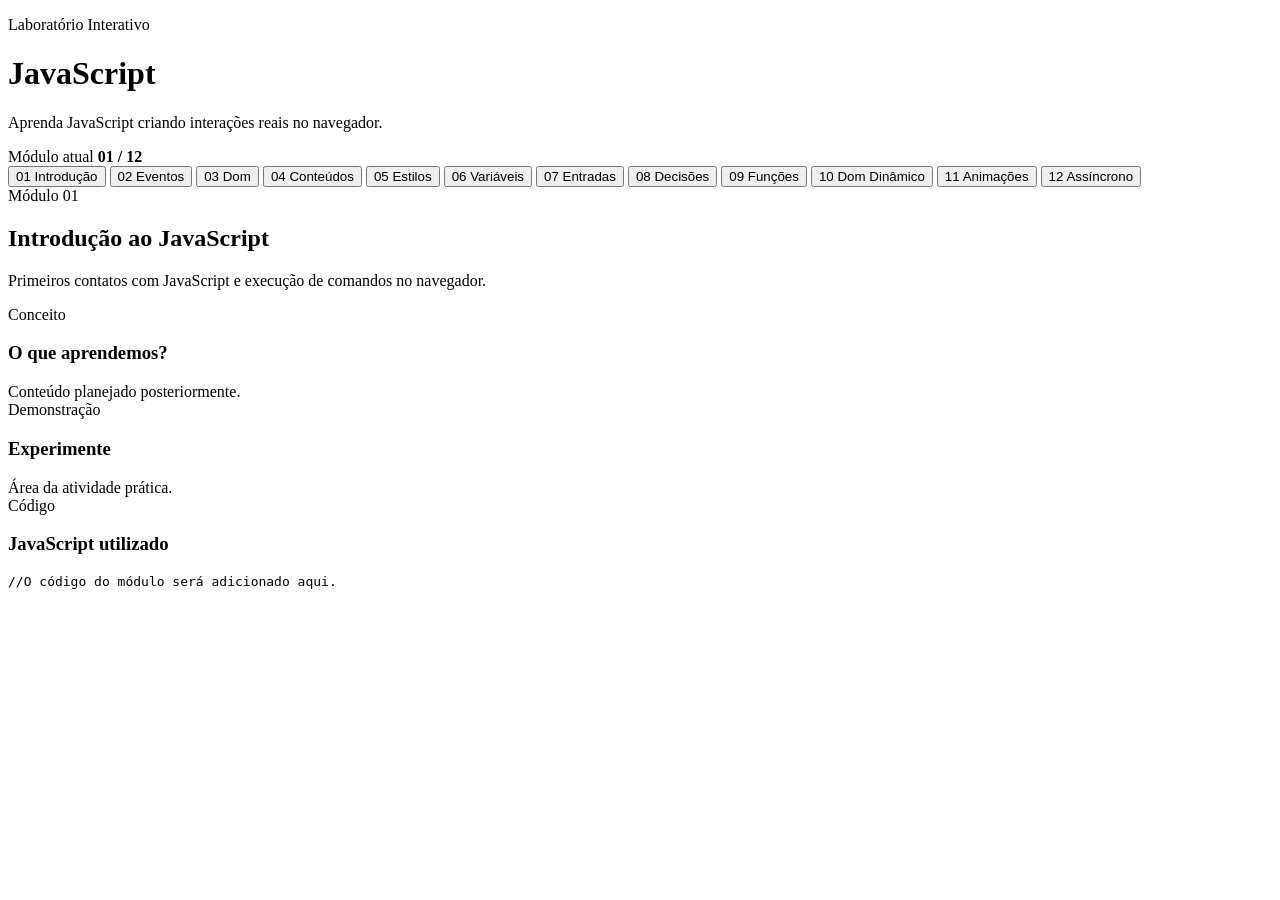
<file: javascript_playground/index.html>
<!DOCTYPE html>

<html lang="pt-br">

<head>
    <meta charset="UTF-8">
    <meta name="viewport" content="width=device-width, initial-scale=1.0">
    <meta name="description" content="Laboratório interativo para aprendizagem progressiva de JavaScript.">
    <title>JavaScript Playground</title>
</head>

<body>
    <!-- =========================================================
        CABEÇALHO DO PROJETO
    ========================================================= -->
<header class="site-header">
    <div class="container header-content">
        <div>
            <p class="eyebrow">Laboratório Interativo</p>
            <h1>JavaScript</h1>
            <p class="header-description">
                Aprenda JavaScript criando interações reais no navegador.
            </p>
        </div>
        <div class="progress-card" aria-label="Progresso no Laboratório">
            <span class="progress-label">Módulo atual</span>
            <strong id="current-module-label">01 / 12</strong>
        </div>
    </div>
</header>

<!-- =========================================================
    NAVEGAÇÃO ENTRE OS MÓDULOS
    ========================================================= -->
    <nav class="module-navigation" aria-label="navegação dos módulos">
        <div class="container">
            <div class="module-navigation-list">
                <button class="module-nav-button active" data-module-target="module-01">
                    01 Introdução
                    </button>

                    <button class="module-nav-button" data-module-target="=module-02">
                    02 Eventos
                    </button>
                    
                    <button class="module-nav-button" data-module-target="=module-03">
                    03 Dom
                    </button>

                    <button class="module-nav-button" data-module-target="=module-04">
                    04 Conteúdos
                    </button>

                    <button class="module-nav-button" data-module-target="=module-05">
                    05 Estilos
                    </button>

                    <button class="module-nav-button" data-module-target="=module-06">
                    06 Variáveis
                    </button>

                    <button class="module-nav-button" data-module-target="=module-07">
                    07 Entradas
                    </button>

                    <button class="module-nav-button" data-module-target="=module-08">
                    08 Decisões
                    </button>

                    <button class="module-nav-button" data-module-target="=module-09">
                    09 Funções
                    </button>

                    <button class="module-nav-button" data-module-target="=module-10">
                    10 Dom Dinâmico
                    </button>

                    <button class="module-nav-button" data-module-target="=module-11">
                    11 Animações
                    </button>

                    <button class="module-nav-button" data-module-target="=module-12">
                    12 Assíncrono
                    </button>

            </div>
        </div>
    </nav>

    <!-- =========================================================
        CONTEÚDO PRINCIPAL
    ========================================================= -->

    <main>
        <!-- =========================================================
        MÓDULO 01
    ========================================================= -->
    
    <section class="module-section active" id="module-01" data-module-number="01">
        <header class="module-header">
            <span>Módulo 01</span>
            <h2>Introdução ao JavaScript</h2>
            <p>Primeiros contatos com JavaScript e execução de comandos no navegador.</p>
        </header>

        <div class="module-grid">
            <article class="lesson-card">
            <span class="card-label">Conceito</span>
            <h3>O que aprendemos?</h3>
            <div class="placeholder-content">
                Conteúdo planejado posteriormente.
            </div>
            </article>

            <article class="lesson-card">
                <span class="card-label">Demonstração</span>
                <h3>Experimente</h3>
                <div class="demo-area">
                    Área da atividade prática.
                </div>
            </article>

            <article class="lesson-card code-card">
                <span class="card-label">Código</span>
                <h3>JavaScript utilizado</h3>
                <pre><code>//O código do módulo será adicionado aqui.</code></pre>
            </article>
        </div>
    </section>
    </main>
</body>
</html>
</file>
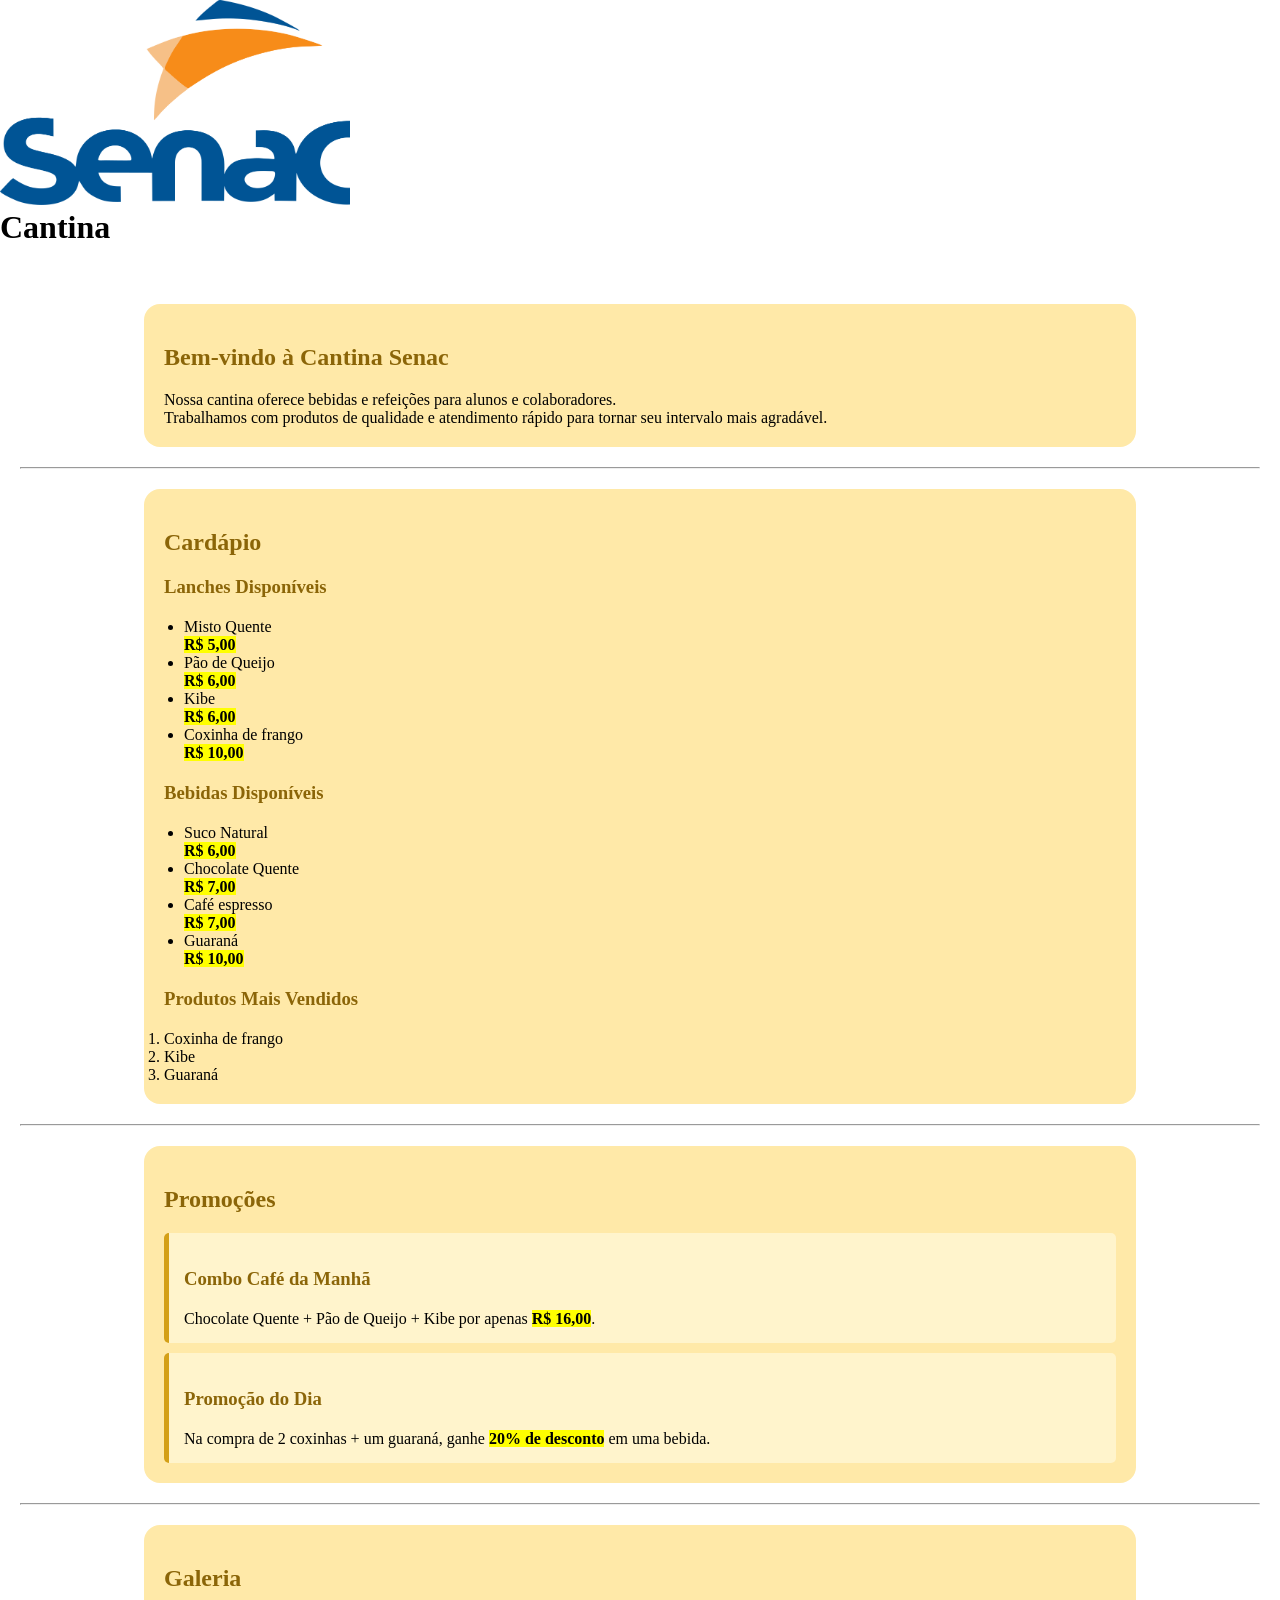
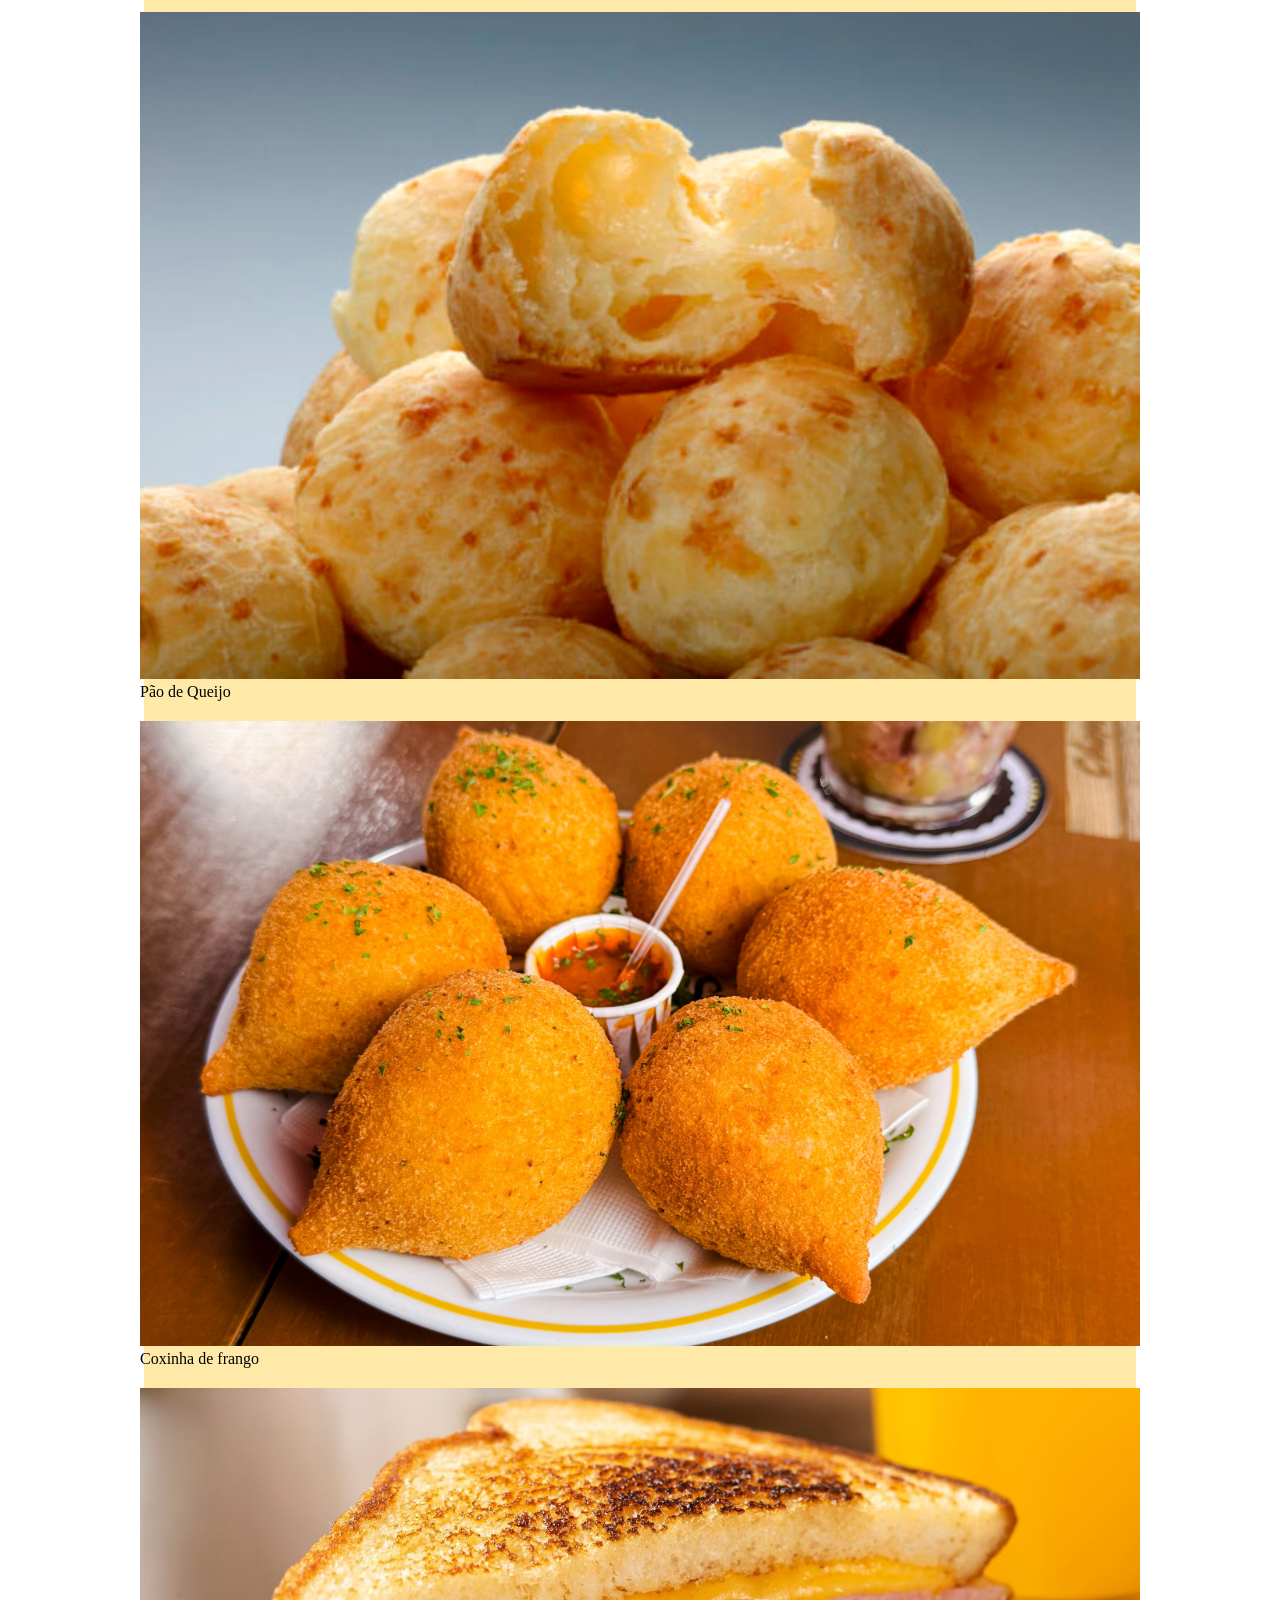
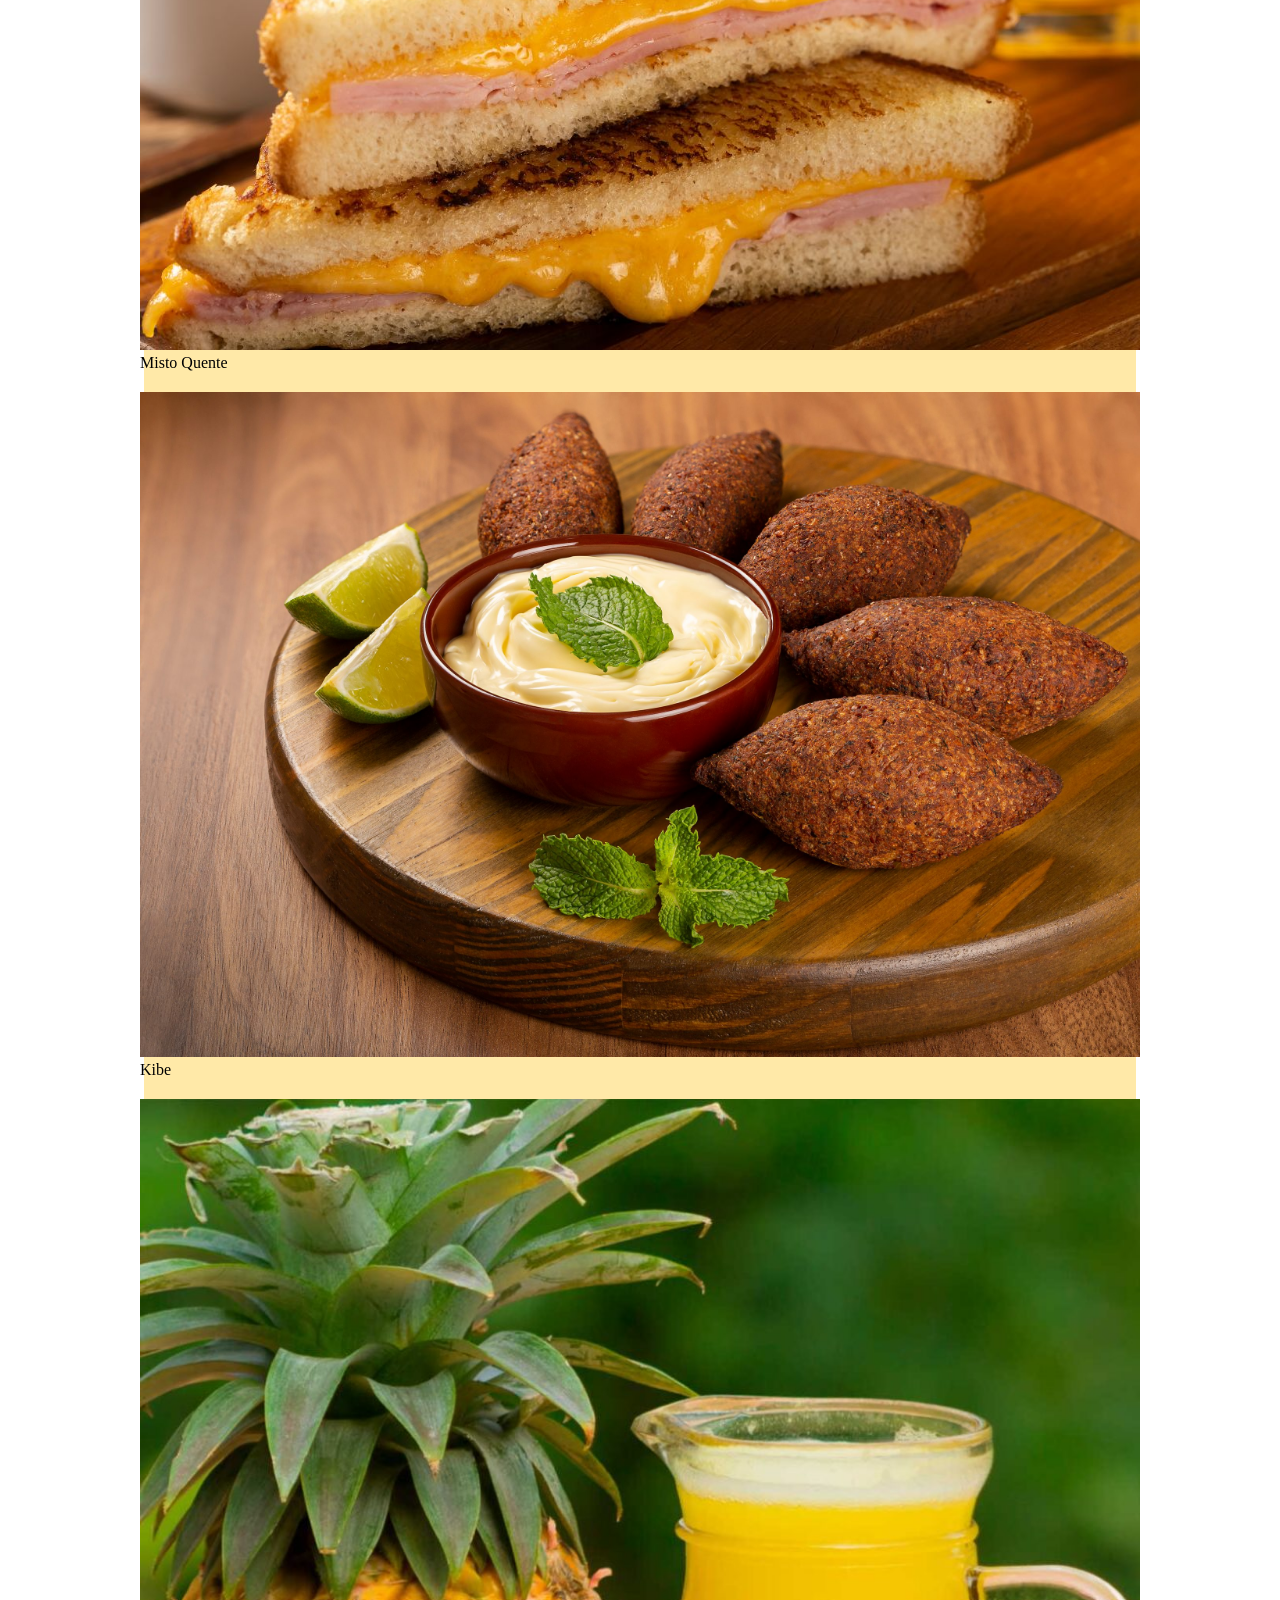
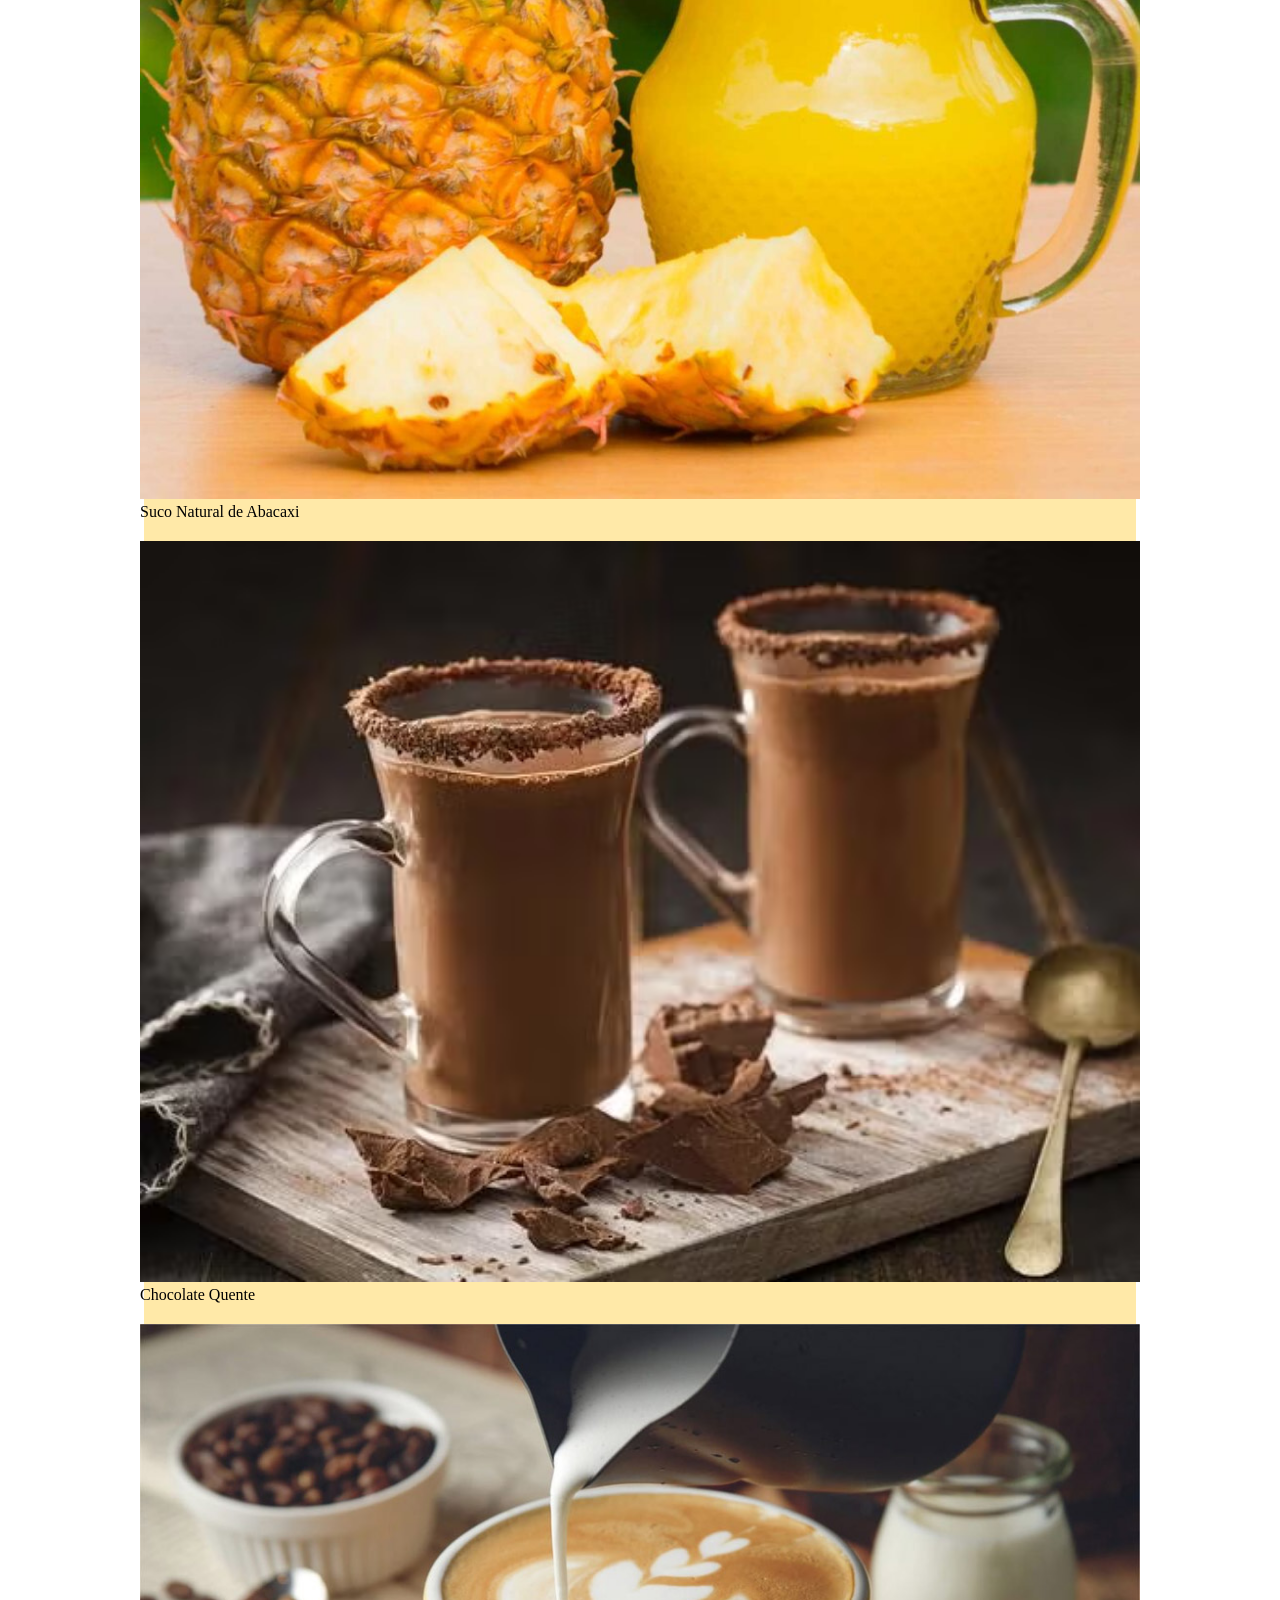
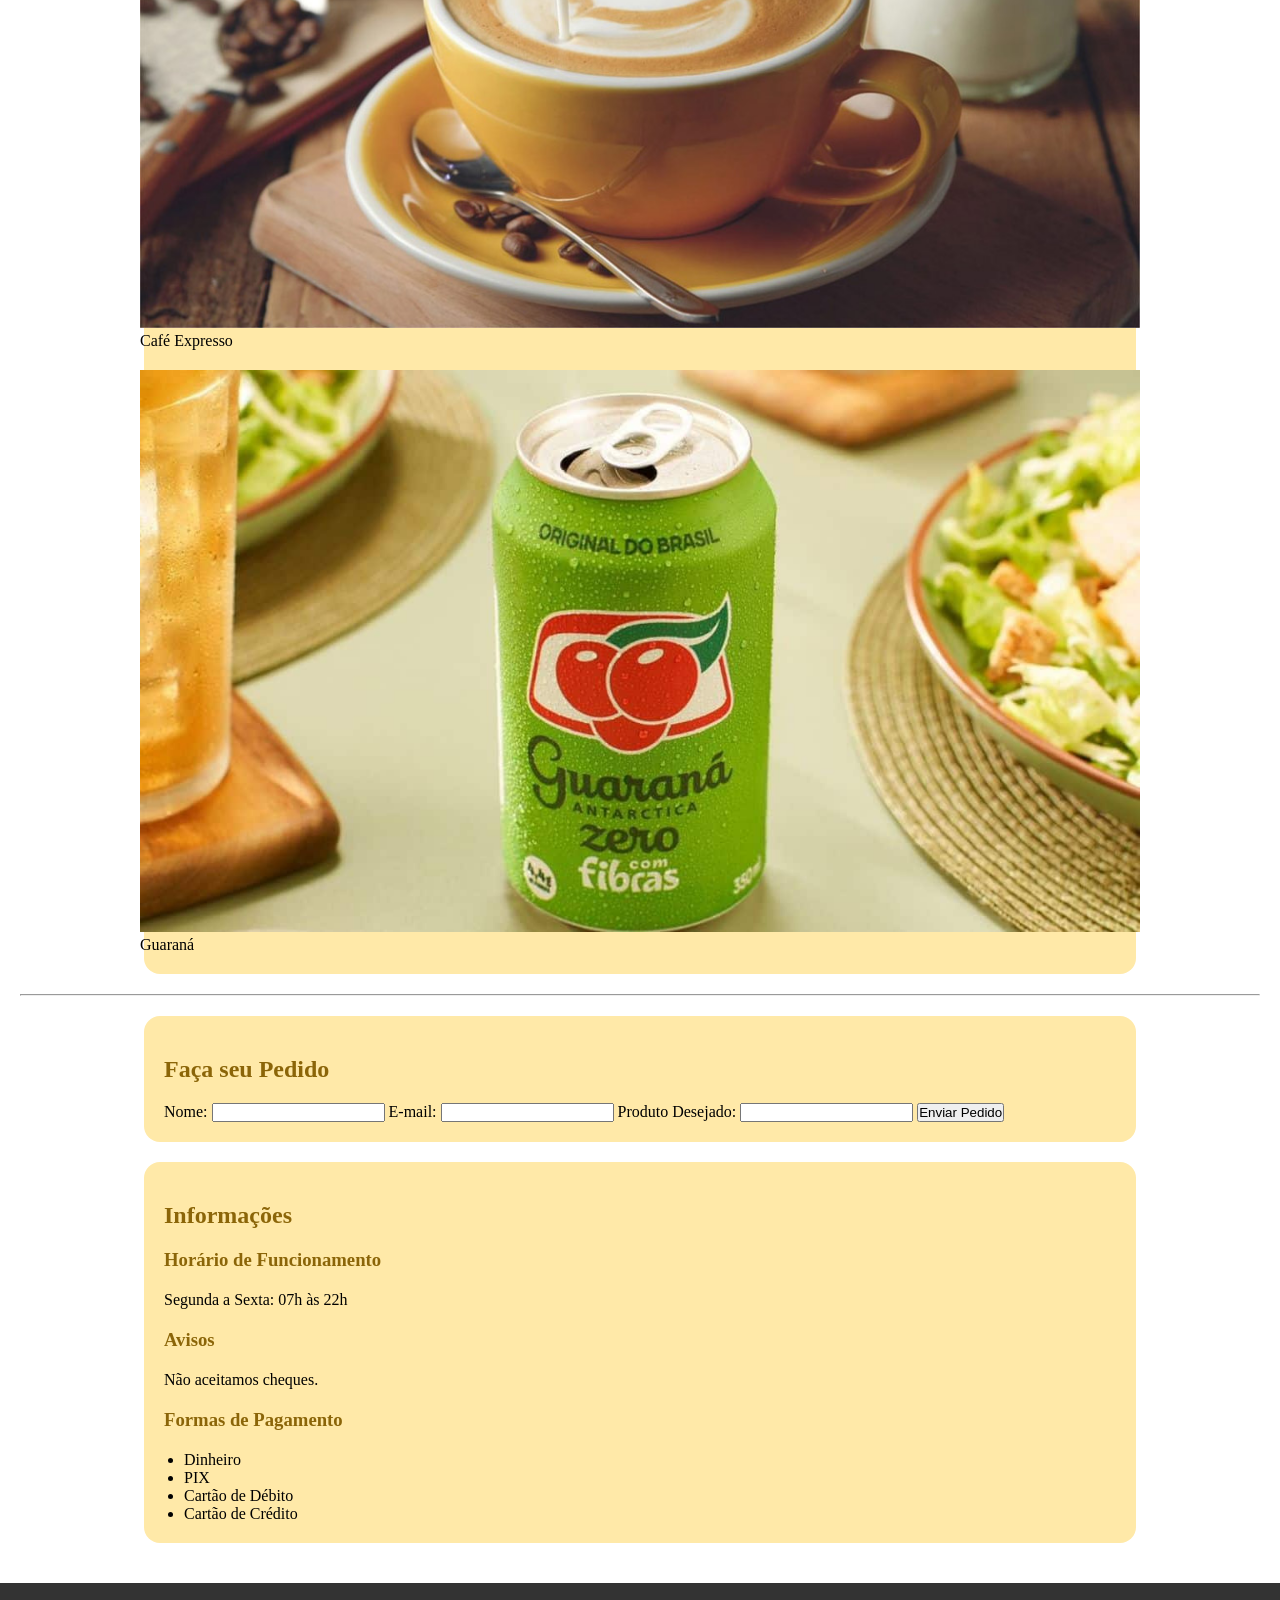
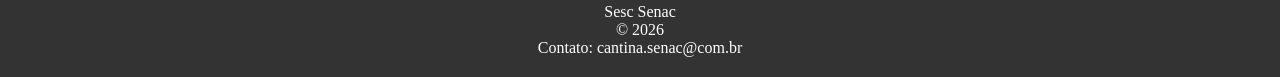
<file: projeto_cantina/index.html>
<!DOCTYPE html>
<html lang="pt-br">
<head>
    <meta charset="UTF-8">
    <meta name="viewport" content="width=device-width, initial-scale=1.0">
    <title>Cantina Senac</title>
    <link rel="stylesheet" href="style/style.css">
</head>
<body>
    <header>
        <div>
            <img src="image/logo-senac.png" alt="Logo da Cantina" class="logo-area">
            <h1>Cantina</h1>
        </div>

        <nav>
            <ul>
                <li><a href="#inicio">Início</a></li>
                <li><a href="#cardapio">Cardápio</a></li>
                <li><a href="#promocoes">Promoções</a></li>
                <li><a href="#contato">Contato</a></li>
            </ul>
        </nav>
    </header>

    <main>

        <section id="inicio">
            <h2>Bem-vindo à Cantina Senac</h2>
            <p>
                Nossa cantina oferece bebidas e refeições
                para alunos e colaboradores.
            </p>
            <p>
                Trabalhamos com produtos de qualidade e atendimento rápido para tornar
                seu intervalo mais agradável.
            </p>
            
        </section>
            <hr>
        <section id="cardapio">
            <h2>Cardápio</h2>

            <h3>Lanches Disponíveis</h3>
            <ul>
                <li>Misto Quente</li><mark>R$ 5,00</mark>
                <li>Pão de Queijo</li><mark>R$ 6,00</mark>
                <li>Kibe</li><mark>R$ 6,00</mark>
                <li>Coxinha de frango</li><mark>R$ 10,00</mark>
            </ul>
            <h3>Bebidas Disponíveis</h3>
            <ul>
                <li>Suco Natural</li><mark>R$ 6,00</mark>
                <li>Chocolate Quente</li><mark>R$ 7,00</mark>
                <li>Café espresso</li><mark>R$ 7,00</mark>
                <li>Guaraná</li><mark>R$ 10,00</mark>
            </ul>
            <h3>Produtos Mais Vendidos</h3>
            <ol>
                <li>Coxinha de frango</li>
                <li>Kibe</li>
                <li>Guaraná</li>
            </ol>

        </section>
    <hr>
        <section id="promocoes">
            <h2>Promoções</h2>

            <article>
                <h3>Combo Café da Manhã</h3>
                <p>
                    Chocolate Quente + Pão de Queijo + Kibe por apenas
                    <mark>R$ 16,00</mark>.
                </p>
            </article>

            <article>
                <h3>Promoção do Dia</h3>
                <p>
                    Na compra de 2 coxinhas + um guaraná, ganhe
                    <mark>20% de desconto</mark> em uma bebida.
                </p>
            </article>

        </section>
        <hr>
        <section>
            <h2>Galeria</h2>

            <div class="galeria">

                <figure class="pao-de-queijo">
                    <img src="image/pao-de-queijo.jpg" alt="Pão">
                    <figcaption>Pão de Queijo</figcaption>
                </figure>

                <figure class="coxinha">
                    <img src="image/coxinha.avif" alt="Coxinha">
                    <figcaption>Coxinha de frango</figcaption>
                </figure>

                <figure class="misto">
                    <img src="image/misto-quente-gratinado.jpg" alt="Misto">
                    <figcaption>Misto Quente</figcaption>
                </figure>

                <figure class="kibe">
                    <img src="image/kibeeee.jpg" alt="Kibe">
                    <figcaption>Kibe</figcaption>
                </figure>

                <figure class="suco">
                    <img src="image/suco-abacaxi.webp" alt="Suco">
                    <figcaption>Suco Natural de Abacaxi</figcaption>
                </figure>

                <figure class="chocolate-quente">
                    <img src="image/chocolate-quente.avif" alt="chocolate">
                    <figcaption>Chocolate Quente</figcaption>
                </figure>
            
                <figure class="cafe">
                    <img src="image/Café-expresso.jpg" alt="cafe">
                    <figcaption>Café Expresso</figcaption>
                </figure>

                <figure class="guarana">
                    <img src="image/guarana-antarctica.jpg" alt="guarana">
                    <figcaption>Guaraná</figcaption>
                </figure>

                 </div>
        
        </section>
        <hr>
        <section id="contato">
            <h2>Faça seu Pedido</h2>

            <form>
                <label for="nome">Nome:</label>
                <input type="text" id="nome" name="nome">

                <label for="email">E-mail:</label>
                <input type="email" id="email" name="email">

                <label for="produto">Produto Desejado:</label>
                <input type="text" id="produto" name="produto">

                <button type="submit">Enviar Pedido</button>
            </form>
        </section>

        <section id="informacoes" class="info">
            <h2>Informações</h2>

            <h3>Horário de Funcionamento</h3>
            <p>Segunda a Sexta: 07h às 22h</p>

            <h3>Avisos</h3>
            <p>Não aceitamos cheques.</p>

            <h3>Formas de Pagamento</h3>
            <ul>
                <li>Dinheiro</li>
                <li>PIX</li>
                <li>Cartão de Débito</li>
                <li>Cartão de Crédito</li>
            </ul>
        </section>
    </main>

    <footer>
        <p>Sesc Senac</p>
        <p>&copy; 2026</p>
        <p>Contato: cantina.senac@com.br</p>
    </footer>

</body>
</html>
</file>
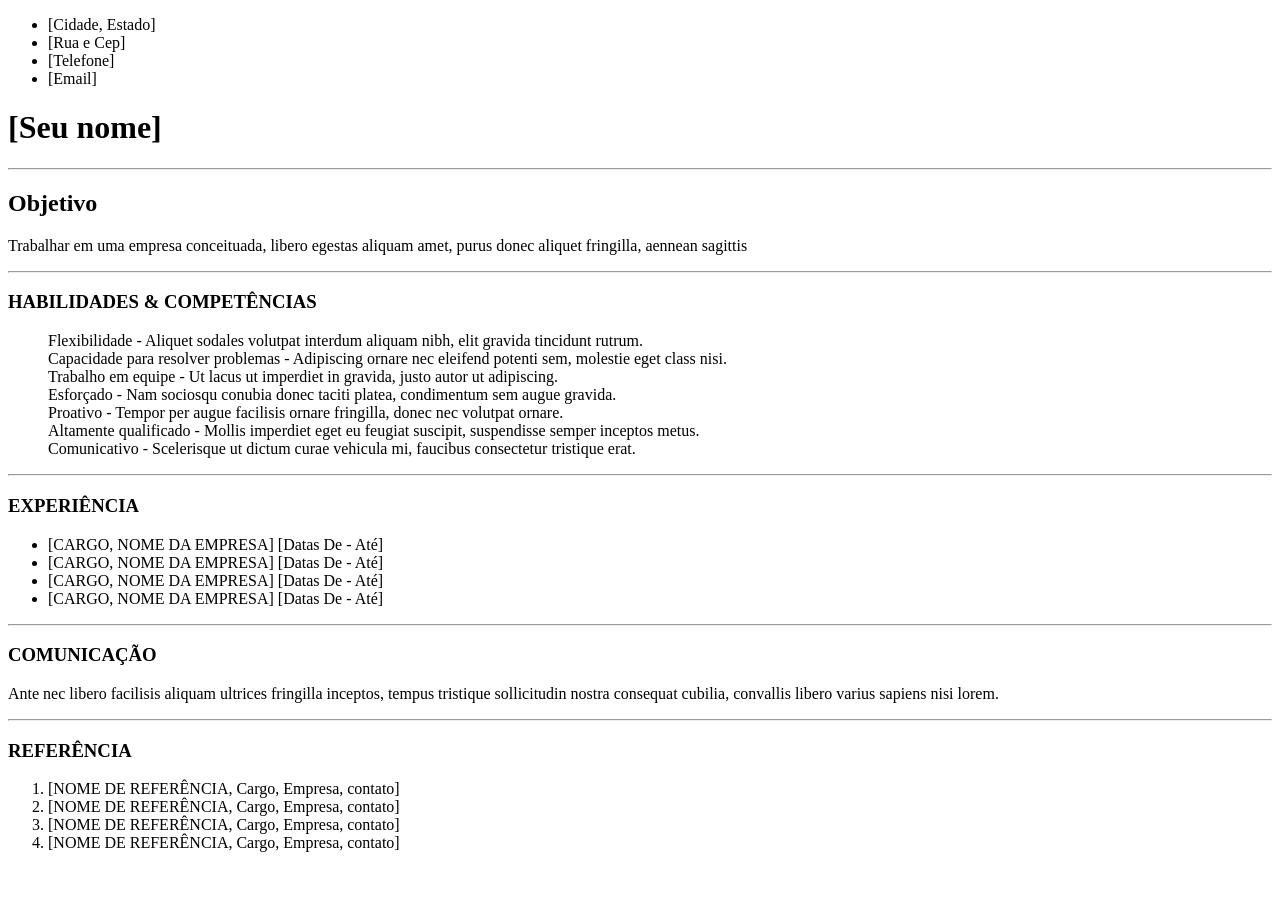
<file: curriculo_html/correcao.html>
<!DOCTYPE html>
<html lang="en">
<head>
    <meta charset="UTF-8">
    <meta name="viewport" content="width=device-width, initial-scale=1.0">
    <title>Document</title>
</head>
<body>

    <!-- <ul> define uma lista não ordenada-->

    <ul>
        <li>[Cidade, Estado]</li> <!--<li> informa o conteudo da lista-->
        <li>[Rua e Cep]</li>
        <li>[Telefone]</li>
        <li>[Email]</li>
    </ul>

    <h1>[Seu nome]</h1>
    <hr>

    <h2>Objetivo</h2>
    <p> Trabalhar em uma empresa conceituada, libero egestas aliquam amet, purus donec aliquet fringilla, aennean sagittis</p>
    <hr>

    <dl>
        <dt>
            <h3>HABILIDADES & COMPETÊNCIAS</h3>
        </dt>
        <dd>Flexibilidade - Aliquet sodales volutpat interdum aliquam nibh, elit gravida tincidunt rutrum.
        <dd>Capacidade para resolver problemas - Adipiscing ornare nec eleifend potenti sem, molestie eget class nisi.
        <dd>Trabalho em equipe - Ut lacus ut imperdiet in gravida, justo autor ut adipiscing.
        <dd>Esforçado - Nam sociosqu conubia donec taciti platea, condimentum sem augue gravida.
        <dd>Proativo - Tempor per augue facilisis ornare fringilla, donec nec volutpat ornare.
        <dd>Altamente qualificado - Mollis imperdiet eget eu feugiat suscipit, suspendisse semper inceptos metus.
        <dd>Comunicativo - Scelerisque ut dictum curae vehicula mi, faucibus consectetur tristique erat.
    </dl>
    <hr>

    <h3>EXPERIÊNCIA</h3>
    <ul>
        <li>[CARGO, NOME DA EMPRESA] [Datas De - Até]</li>
        <li>[CARGO, NOME DA EMPRESA] [Datas De - Até]</li>
        <li>[CARGO, NOME DA EMPRESA] [Datas De - Até]</li>
        <li>[CARGO, NOME DA EMPRESA] [Datas De - Até]</li>
    </ul>
    <hr>

    <h3>COMUNICAÇÃO</h3>
    <P>Ante nec libero facilisis aliquam ultrices fringilla inceptos, tempus tristique sollicitudin nostra consequat cubilia, convallis libero varius sapiens nisi lorem.</P>
    <hr>

    <h3>REFERÊNCIA</h3>
    <ol>
        <li>[NOME DE REFERÊNCIA, Cargo, Empresa, contato]</li>
        <li>[NOME DE REFERÊNCIA, Cargo, Empresa, contato]</li>
        <li>[NOME DE REFERÊNCIA, Cargo, Empresa, contato]</li>
        <li>[NOME DE REFERÊNCIA, Cargo, Empresa, contato]</li>

    </ol>
</body>
</html>
</file>
<file: atividade_final_css/style/style.css>
* {
    padding: 0;
    margin: 0;
    box-sizing: border-box;
}

body {
    font-family: Arial, sans-serif;
    background-color: #f4f4f4;
    color: #222;
}

header {
    background-color: #222;
    padding: 25px;
    position: sticky;
    top: 0;
}

nav ul {
    display: flex;
    gap: 25px;
    justify-content: center;
    list-style: none;
}

nav a {
    color: white;
    text-decoration: none;
    font-weight: bold;
}

nav a:hover {
    color: #00bcd4;
}

main {
    width: 90%;
    margin: 30px auto;
}

.secao {
    margin: 40px 0;
    padding: 30px;
    background-color: white;
    border-radius: 10px;
}

article {
    padding: 20px;
    margin: 15px 0;
    text-align: center;
    background-color: #fafafa;
}


/* BORDAS */

.bordas article:nth-child(1) {
    border: 5px solid #000;
}
.bordas article:nth-child(2) {
    border: 5px outset #3498db;
}
.bordas article:nth-child(3) {
    border: 5px inset #e67e22;
}
.bordas article:nth-child(4) {
    border: 5px ridge #9b59b6;
}
.bordas article:nth-child(5) {
    border: 5px groove #2ecc71;
}
.bordas article:nth-child(6) {
    border: 5px double #e74c3c;
}
.bordas article:nth-child(7) {
    border: 5px dotted #34495e;
}
.bordas article:nth-child(8) {
    border: 5px dashed #f1c40f;
}

/* ESPESSURA DAS FONTES */

.peso-100 {
    font-weight: 100;
}

.peso-200 {
    font-weight: 200;
}

.peso-300 {
    font-weight: 300;
}

.peso-400 {
    font-weight: 400;
}

.peso-500 {
    font-weight: 500;
}

.peso-600 {
    font-weight: 600;
}

.peso-700 {
    font-weight: 700;
}

.peso-800 {
    font-weight: 800;
}

.peso-900 {
    font-weight: 900;
}

.peso-bold {
   font-weight: bold; 
}

.peso-normal {
    font-weight: noraml;
}

/* BACKGROUNDS */

.backgrounds article {
    min-height: 100px;
    color: white;
    font-weight: bold;
}

.backgrounds article:nth-child(1) {
    background-color: #3498db;
}

.backgrounds article:nth-child(2) {
    background: linear-gradient(to right, #8e44ad, #3498db);
}

.backgrounds article:nth-child(3) { 
    background-image: url(../image/cover.jpg);
    background-size: cover;
    background-position: center;
}

.backgrounds article:nth-child(4) {
    background-image: url(../image/repeat.jpg);
    background-repeat: repeat;
}

.backgrounds article:nth-child(5) {
    background-image: url(../image/no-repeat.jpg);
    background-repeat: no-repeat;
    background-position: center;
    background-color: #222;
}

.backgrounds article:nth-child(6) {
    background-image: url(../image/fixed.jpg);
    background-attachment: fixed;
    background-size: cover;
    background-position: center;
}

.backgrounds article:nth-child(7) {
    background-color: rgba(255, 0, 0, 0.3);
    color: #000;
    /* opacity: 0.3; */
}

/* LISTAS */

.listas {
    display: grid;
    grid-template-columns: repeat(auto-fit, minmax(180px, 1fr));
    gap: 20px;
}

.listas ul {
    background-color: #fafafa;
    padding: 25px 35px;
    border: 1px solid #ccc;
}

.listas ul:nth-child(1) {
    list-style-type: disc;
}

.listas ul:nth-child(2) {
    list-style-type: circle;
}

.listas ul:nth-child(3) {
    list-style-type: square;
}

.listas ul:nth-child(4) {
    list-style-type: decimal;
}

.listas ul:nth-child(5) {
    list-style-type: upper-roman;
}

.listas ul:nth-child(6) {
    list-style-type: lower-alpha;
}

.listas ul:nth-child(7) {
    list-style-type: none;
}

/* TIPOS DE FONTES */

.tipos-fontes article:nth-child(1) {
    font-family: Arial, sans-serif
}

.tipos-fontes article:nth-child(2) {
    font-family: Verdana, sans-serif
}

.tipos-fontes article:nth-child(3) {
    font-family: Georgia, serif
}

.tipos-fontes article:nth-child(4) {
    font-family: 'Times New Roman', serif
}

.tipos-fontes article:nth-child(5) {
    font-family: 'Courier New', monospace
}

.tipos-fontes article:nth-child(6) {
    font-family: 'Trebuchet MS', sans-serif;
}

.tipos-fontes article:nth-child(7) {
    font-family: Impact, Haettenschweiler, sans-serif;
}

/* RESPONSIVO */

@media (max-width: 768px) {
    nav ul{
        flex-direction: column;
        align-items: center;
    }

    main {
        width: 95%;
    }
}
</file>
<file: flexbox/style/style.css>
/* ==========================================================
   CONFIGURAÇÕES GERAIS
 
   Esta parte prepara o projeto para receber os estilos da página.
 
   Aqui definimos:
   - variáveis reutilizáveis
   - reset de estilos padrão
   - comportamento global
   - acessibilidade de foco
========================================================== */
 
/* ==========================================================
   VARIÁVEIS CSS
 
   O seletor :root representa o nível mais alto do documento.
 
   Criamos variáveis para centralizar cores, sombras e tamanhos.
   Isso evita repetição e facilita futuras alterações no tema.
========================================================== */
 
:root {
    color-scheme: dark;
    --background: #09090b;
    --surface: #18181b;
    --surface-soft: #27272a;
    --surface-highlight: #3f3f46;
    --border: #52525b;
    --text: #f4f4f5;
    --text-muted: #d4d4d8;
    --primary: #6366f1;
    --primary-hover: #818cf8;
    --accent: #38bdf8;
    --success: #22c55e;
    --warning: #f59e0b;
    --danger: #ef4444;
    --item: #0ea5e9;
    --item-selected: #f97316;
    --radius-small: 8px;
    --radius-medium: 12px;
    --radius-large: 18px;
    --shadow: 0 18px 45px rgba(0, 0, 0, 0.24);
}
 
/* ==========================================================
   RESET CSS
 
   Remove margens e espaçamentos padrões aplicados pelos
   navegadores.
 
   box-sizing: border-box faz com que width e height incluam
   padding e border no cálculo do tamanho final.
========================================================== */
 
* {
    margin: 0;
    padding: 0;
    box-sizing: border-box;
}
 
/* ==========================================================
   COMPORTAMENTO DE ROLAGEM
 
   scroll-behavior cria uma navegação suave ao clicar nos links.
 
   scroll-padding-top evita que o título de uma seção fique
   escondido atrás do menu fixo.
========================================================== */
 
html {
    scroll-behavior: smooth;
    scroll-padding-top: 100px;
}
 
/* ==========================================================
   ESTILOS GERAIS DO BODY
 
   O body recebe o visual geral da página.
 
   clamp() cria medidas responsivas com valor mínimo, ideal
   e máximo.
 
   radial-gradient cria o brilho no canto superior esquerdo.
========================================================== */
 
body {
    min-height: 100vh;
    padding: clamp(16px, 4vw, 48px);
    color: var(--text);
    background:
        radial-gradient(circle at top left, rgba(99, 102, 241, 0.16),
        transparent 34rem),
        var(--background);
    font-family: Inter, Arial, Helvetica, sans-serif;
    line-height: 1.5;
}
 
button,
select {
    font: inherit;
}
 
button,
a,
select {
    -webkit-tap-highlight-color: transparent;
}
 
/* ==========================================================
   ACESSIBILIDADE DO FOCO
 
   :focus-visible exibe um contorno quando o usuário navega
   pelo teclado, por exemplo utilizando a tecla TAB.
========================================================== */
 
button:focus-visible,
a:focus-visible,
select:focus-visible {
    outline: 3px solid #facc15;
    outline-offset: 3px;
}
 
/* ==========================================================
   CABEÇALHO E NAVEGAÇÃO
========================================================== */
 
/* ==========================================================
   CABEÇALHO PRINCIPAL
 
   Cria o card de apresentação do laboratório.
 
   O linear-gradient é combinado com a cor da superfície para
   gerar profundidade visual.
========================================================== */
 
.page-header {
    max-width: 1200px;
    margin: 0 auto 28px;
    padding: clamp(28px, 6vw, 72px);
    text-align: center;
    background:
        linear-gradient(135deg, rgba(99, 102, 241, 0.28), rgba(14, 165, 233, 0.12)),
        var(--surface);
    border: 1px solid rgba(129, 140, 248, 0.35);
    border-radius: 24px;
    box-shadow: var(--shadow);
}
 
/* ==========================================================
   RÓTULOS PEQUENOS
 
   Estes seletores compartilham o mesmo estilo para evitar
   repetição de código.
========================================================== */
 
.page-label,
.property-type,
.group-header span {
    display: inline-flex;
    align-items: center;
    width: fit-content;
    padding: 6px 11px;
    color: #c7d2fe;
    background-color: rgba(99, 102, 241, 0.16);
    border: 1px solid rgba(129, 140, 248, 0.28);
    border-radius: 999px;
    font-size: 0.75rem;
    font-weight: 700;
    letter-spacing: 0.08em;
    text-transform: uppercase;
}
 
.page-header h1 {
    margin-top: 16px;
    font-size: clamp(2rem, 7vw, 4.5rem);
    line-height: 1;
    letter-spacing: -0.05em;
}
 
.page-header p {
    max-width: 760px;
    margin: 20px auto 0;
    color: var(--text-muted);
    font-size: clamp(1rem, 2vw, 1.15rem);
}
 
/* ==========================================================
   MENU DE NAVEGAÇÃO
 
   position: sticky mantém o menu visível durante a rolagem.
 
   overflow-x: auto permite rolagem horizontal em telas menores.
 
   backdrop-filter cria o efeito de vidro fosco.
========================================================== */
 
.property-navigation {
    position: sticky;
    top: 12px;
    z-index: 20;
    display: flex;
    gap: 8px;
    flex-wrap: nowrap;
    max-width: 1200px;
    margin: 0 auto 36px;
    padding: 12px;
    overflow-x: auto;
    background-color: rgba(24, 24, 27, 0.9);
    border: 1px solid var(--border);
    border-radius: 14px;
    box-shadow: 0 12px 30px rgba(0, 0, 0, 0.2);
    backdrop-filter: blur(14px);
}
 
/*
   flex: 0 0 auto impede que os links diminuam.
 
   Em telas pequenas, o menu passa a rolar horizontalmente.
*/
 
.property-navigation a {
    flex: 0 0 auto;
    padding: 8px 12px;
    color: var(--text-muted);
    background-color: var(--surface-soft);
    border: 1px solid transparent;
    border-radius: 999px;
    text-decoration: none;
    font-size: 0.85rem;
    transition: 0.2s;
}
 
.property-navigation a:hover {
    color: white;
    background-color: var(--primary);
    border-color: var(--primary-hover);
}
 
/* ==========================================================
   GRUPOS E SEÇÕES
========================================================== */
 
main {
    max-width: 1200px;
    margin: 0 auto;
}
 
/* ==========================================================
   CABEÇALHO DOS GRUPOS
 
   Separa visualmente:
   - propriedades do Flex Container
   - propriedades dos Flex Items
   - desafio final
========================================================== */
 
.group-header {
    margin: 64px 0 22px;
    padding: clamp(20px, 4vw, 32px);
    background-color: rgba(24, 24, 27, 0.76);
    border-left: 5px solid var(--accent);
    border-radius: 0 var(--radius-large) var(--radius-large) 0;
}
 
.group-header h2 {
    margin-top: 12px;
    color: var(--text);
    font-size: clamp(1.6rem, 4vw, 2.5rem);
}
 
.group-header p {
    margin-top: 8px;
    color: var(--text-muted);
}
 
/* ==========================================================
   CARD DE DEMONSTRAÇÃO
 
   Cada propriedade é apresentada dentro de um card separado.
 
   overflow: hidden impede que elementos ultrapassem as bordas.
========================================================== */
 
.demo {
    margin-bottom: 36px;
    padding: clamp(20px, 4vw, 34px);
    overflow: hidden;
    background-color: rgba(24, 24, 27, 0.92);
    border: 1px solid var(--surface-highlight);
    border-radius: var(--radius-large);
    box-shadow: var(--shadow);
}
 
/* ==========================================================
   CABEÇALHO INTERNO DA DEMONSTRAÇÃO
 
   Utiliza Flexbox para separar o título da propriedade e
   o botão de restauração.
========================================================== */
 
.demo-heading {
    display: flex;
    align-items: flex-start;
    justify-content: space-between;
    gap: 20px;
}
 
.demo-heading h2 {
    margin-top: 8px;
    color: var(--accent);
    font-size: clamp(1.55rem, 4vw, 2.2rem);
}
 
.item-property {
    color: #fed7aa;
    background-color: rgba(249, 115, 22, 0.14);
    border-color: rgba(249, 115, 22, 0.3);
}
 
.challenge-label {
    color: #bbf7d0;
    background-color: rgba(34, 197, 94, 0.14);
    border-color: rgba(34, 197, 94, 0.3);
}
 
.demo-introduction {
    max-width: 850px;
    margin: 18px 0 22px;
    color: var(--text-muted);
    line-height: 1.7;
}
 
.demo-introduction strong {
    color: white;
}
 
/* ==========================================================
   DESCRIÇÃO DINÂMICA
 
   Este texto será atualizado pelo JavaScript quando o aluno
   selecionar outro valor da propriedade.
========================================================== */
 
.property-description {
    min-height: 52px;
    margin: 0 0 18px;
    padding: 12px 16px;
    color: #e0f2fe;
    background-color: rgba(14, 165, 233, 0.09);
    border-left: 4px solid var(--accent);
    border-radius: 0 var(--radius-small) var(--radius-small) 0;
}
 
/* ==========================================================
   BOTÕES E CONTROLES
========================================================== */
 
/* Organiza os botões em linha e permite quebra automática. */
 
.buttons {
    display: flex;
    gap: 10px;
    flex-wrap: wrap;
    margin-bottom: 18px;
}
 
/* ==========================================================
   BOTÃO PADRÃO
 
   min-height: 44px cria uma área confortável para clique
   também em dispositivos com tela sensível ao toque.
========================================================== */
 
button {
    min-height: 44px;
    padding: 10px 17px;
    color: white;
    background-color: var(--primary);
    border: 1px solid transparent;
    border-radius: var(--radius-small);
    cursor: pointer;
    font-weight: 700;
    transition:
        transform 0.2s,
        background-color 0.2s,
        border-color 0.2s,
        box-shadow 0.2s;
}
 
button:hover {
    background-color: var(--primary-hover);
    transform: translateY(-1px);
}
 
/* ==========================================================
   BOTÃO ATIVO
 
   A classe active é controlada pelo JavaScript e mostra qual
   valor CSS está selecionado.
========================================================== */
 
button.active {
    color: #052e16;
    background-color: var(--success);
    border-color: #86efac;
    box-shadow: 0 0 0 4px rgba(34, 197, 94, 0.14);
}
 
.reset-button,
.copy-button {
    color: var(--text-muted);
    background-color: var(--surface-soft);
    border-color: var(--border);
    font-weight: 600;
}
 
.reset-button:hover,
.copy-button:hover {
    color: white;
    background-color: var(--surface-highlight);
}
 
/*
   Esta classe é adicionada temporariamente pelo JavaScript
   após o código CSS ser copiado.
*/
 
.copy-button.copy-success {
    color: #052e16;
    background-color: var(--success);
    border-color: #86efac;
}
 
.compact-buttons {
    margin-bottom: 0;
}
 
/* ==========================================================
   CONTROLE DA DEMONSTRAÇÃO flex-shrink
 
   flex-shrink só é percebido quando falta espaço.
 
   Por isso esta área permite alterar a largura do container.
========================================================== */
 
.size-controls {
    display: flex;
    align-items: center;
    gap: 14px;
    flex-wrap: wrap;
    margin-bottom: 18px;
    padding: 14px;
    background-color: var(--surface-soft);
    border-radius: var(--radius-medium);
}
 
.size-controls span {
    color: var(--text-muted);
    font-weight: 700;
}
 
/* ==========================================================
   CONTAINERS E ITENS
========================================================== */
 
/* ==========================================================
   FLEX CONTAINER BASE
 
   Esta é a classe principal do laboratório.
 
   display: flex ativa o Flexbox.
   flex-direction: row define a direção inicial.
   gap cria espaço entre os Flex Items.
 
   position: relative permite posicionar rótulos e indicadores
   dentro do container.
 
   overflow: auto cria rolagem quando necessário.
========================================================== */
 
.container {
    position: relative;
    display: flex;
    flex-direction: row;
    width: 100%;
    min-height: 350px;
    gap: 10px;
    padding: 46px 20px 20px;
    overflow: auto;
    background:
        linear-gradient(rgba(255, 255, 255, 0.025) 1px, transparent 1px),
        linear-gradient(90deg, rgba(255, 255, 255, 0.025) 1px, transparent 1px),
        var(--surface-highlight);
    background-size: 32px 32px;
    border: 1px solid var(--border);
    border-radius: var(--radius-medium);
    transition: 0.35s;
}
 
/* ==========================================================
   RÓTULO DO CONTAINER
 
   position: absolute posiciona o rótulo sobre a área visual.
 
   pointer-events: none impede que ele bloqueie cliques.
========================================================== */
 
.container-label {
    position: absolute;
    top: 10px;
    left: 12px;
    z-index: 5;
    padding: 4px 8px;
    color: #d4d4d8;
    background-color: rgba(9, 9, 11, 0.8);
    border-radius: 5px;
    font-family: Consolas, Monaco, monospace;
    font-size: 0.72rem;
    pointer-events: none;
}
 
/* ==========================================================
   FLEX ITEM BASE
 
   Cada card numerado representa um Flex Item.
 
   O próprio item também usa display: flex para centralizar
   seu conteúdo interno.
 
   flex: 0 1 auto significa:
   - não crescer
   - poder encolher
   - usar tamanho automático como base
========================================================== */
 
.item {
    position: relative;
    display: flex;
    flex: 0 1 auto;
    align-items: center;
    justify-content: center;
    width: 120px;
    height: 120px;
    color: white;
    background:
        linear-gradient(145deg, rgba(255, 255, 255, 0.16), transparent 50%),
        var(--item);
    border: 2px solid rgba(255, 255, 255, 0.28);
    border-radius: 12px;
    box-shadow:
        0 10px 25px rgba(0, 0, 0, 0.2),
        inset 0 1px 0 rgba(255, 255, 255, 0.22);
    font-size: 2rem;
    font-weight: 800;
    transition: 0.35s;
}
 
/* ==========================================================
   PSEUDOELEMENTO ::before
 
   Cria o texto "item" sem adicionar outro elemento no HTML.
 
   É usado apenas como elemento visual.
========================================================== */
 
.item::before {
    content: "item";
    position: absolute;
    top: 7px;
    left: 8px;
    font-size: 0.58rem;
    font-weight: 700;
    letter-spacing: 0.08em;
    text-transform: uppercase;
    opacity: 0.72;
}
 
.item small {
    position: absolute;
    bottom: 8px;
    font-size: 0.58rem;
    letter-spacing: 0.05em;
    text-transform: uppercase;
}
 
/* Destaca visualmente o item manipulado na demonstração. */
 
.item-selected {
    background:
        linear-gradient(145deg, rgba(255, 255, 255, 0.18), transparent 50%),
        var(--item-selected);
    border-color: #fdba74;
}
 
/* ==========================================================
   INDICADORES DE EIXO
 
   Mostram o eixo principal e o eixo secundário do Flexbox.
========================================================== */
 
.axis {
    position: absolute;
    z-index: 4;
    padding: 4px 8px;
    color: #f4f4f5;
    background-color: rgba(9, 9, 11, 0.82);
    border-radius: 5px;
    font-size: 0.68rem;
    pointer-events: none;
}
 
.axis-main {
    right: 12px;
    bottom: 8px;
}
 
/*
   writing-mode altera a direção da escrita para apresentar
   o rótulo verticalmente.
*/
 
.axis-cross {
    top: 48px;
    right: 8px;
    writing-mode: vertical-rl;
}
 
/* ==========================================================
   PAINEL DE CÓDIGO
========================================================== */
 
/* ==========================================================
   ESTRUTURA DO PAINEL
 
   CSS Grid cria duas colunas:
   - código ocupando o espaço disponível
   - botão de copiar com largura automática
========================================================== */
 
.code-wrapper {
    display: grid;
    grid-template-columns: 1fr auto;
    gap: 12px;
    align-items: end;
    margin-top: 22px;
}
 
/* ==========================================================
   BLOCO DE CÓDIGO
 
   Usa fonte monoespaçada para melhorar a leitura.
 
   overflow-x: auto adiciona rolagem quando o conteúdo não
   cabe em telas pequenas.
========================================================== */
 
.code {
    position: relative;
    min-width: 0;
    padding: 42px 20px 20px;
    overflow-x: auto;
    color: #e4e4e7;
    background-color: #050506;
    border: 1px solid #3f3f46;
    border-radius: 10px;
    font-family: Consolas, Monaco, monospace;
    font-size: clamp(0.85rem, 2vw, 1rem);
    line-height: 1.65;
}
 
/* Cria o rótulo "CSS" sem precisar adicioná-lo no HTML. */
 
.code::before {
    content: "CSS";
    position: absolute;
    top: 12px;
    left: 18px;
    color: #a1a1aa;
    font-size: 0.72rem;
    font-weight: 700;
    letter-spacing: 0.12em;
}
 
.code strong {
    color: var(--success);
}
 
/* ==========================================================
   CONFIGURAÇÕES ESPECÍFICAS DAS DEMONSTRAÇÕES
 
   A classe .container define o comportamento base.
 
   As classes abaixo alteram apenas o necessário para tornar
   cada propriedade visível e didática.
========================================================== */
 
/* Altura maior para visualizar row, column e valores reversos. */
 
.direction-container {
    min-height: 420px;
}
 
/* Valor inicial da demonstração de justify-content. */
 
.justify-container {
    justify-content: flex-start;
}
 
/* ==========================================================
   align-items
 
   stretch é o valor inicial.
 
   Os itens recebem height: auto porque stretch não consegue
   aumentar um elemento que já possui altura fixa.
========================================================== */
 
.align-container {
    min-height: 390px;
    align-items: stretch;
}
 
.align-container .item {
    height: auto;
    min-height: 90px;
}
 
/*
   Tamanhos diferentes permitem demonstrar baseline,
   alinhando os textos por sua linha de base.
*/
 
.align-container .baseline-large {
    font-size: 3rem;
}
 
.align-container .baseline-small {
    font-size: 1rem;
}
 
/* ==========================================================
   gap
 
   A largura limitada e o flex-wrap permitem visualizar
   espaçamentos horizontais e verticais.
========================================================== */
 
.gap-container {
    width: 520px;
    max-width: 100%;
    min-height: 430px;
    flex-wrap: wrap;
    align-content: flex-start;
    gap: 10px;
}
 
/* ==========================================================
   flex-wrap
 
   A largura reduzida força falta de espaço.
 
   nowrap é o valor inicial para demonstrar a ausência de quebra.
========================================================== */
 
.wrap-container {
    width: 550px;
    max-width: 100%;
    min-height: 430px;
    flex-wrap: nowrap;
}
 
/*
   flex-shrink: 0 impede que os itens diminuam automaticamente.
 
   Sem essa regra, o navegador poderia esconder o efeito
   de nowrap reduzindo os cards.
*/
 
.wrap-container .item,
.flow-container .item {
    flex-shrink: 0;
}
 
/* ==========================================================
   flex-flow
 
   A largura e a altura controladas permitem demonstrar
   combinações entre direção e quebra.
========================================================== */
 
.flow-container {
    width: 650px;
    max-width: 100%;
    height: 520px;
    flex-flow: row nowrap;
}
 
/* ==========================================================
   align-content
 
   Essa propriedade atua sobre múltiplas linhas.
 
   Por isso:
   - flex-wrap precisa estar ativo
   - o container precisa ter altura disponível
   - os itens não podem encolher
========================================================== */
 
.align-content-container {
    width: 550px;
    max-width: 100%;
    height: 600px;
    flex-wrap: wrap;
    align-content: stretch;
    gap: 10px;
}
 
.align-content-container .item {
    width: 120px;
    height: auto;
    min-height: 90px;
    flex-shrink: 0;
}
 
.order-container .item-order {
    order: 0;
}

.order-container .item-order-2 {
    order: 1;
}

/* ==========================================================
   flex-grow
 
   Todos os itens iniciam com flex-grow: 1.
 
   flex-basis: 0 faz a divisão considerar principalmente
   as proporções de crescimento.
========================================================== */
 
.grow-container .item {
    min-width: 0;
    width: auto;
    flex-grow: 1;
    flex-basis: 0;
}
 
.grow-container .item-grow {
    flex-grow: 1;
}
 
/* ==========================================================
   flex-shrink
 
   O container começa estreito para provocar falta de espaço
   e ativar o algoritmo de encolhimento.
========================================================== */
 
.shrink-container {
    width: 500px;
    max-width: 100%;
    min-height: 310px;
}
 
/*
   min-width: 0 permite que o item fique menor do que seu
   tamanho inicial quando o Flexbox precisar encolhê-lo.
*/
 
.shrink-container .item {
    width: 140px;
    min-width: 0;
    flex-shrink: 1;
}
 
/* ==========================================================
   flex-basis
 
   O crescimento é desativado para destacar o tamanho inicial
   definido por flex-basis.
========================================================== */
 
.basis-container .item {
    flex-grow: 0;
    flex-shrink: 1;
}
 
.basis-container .item-basis {
    flex-basis: auto;
}
 
.flex-container .item {
    flex: 0 1 auto;
}
 
/* ==========================================================
   DETALHES DA PROPRIEDADE flex
 
   Exibe separadamente:
   - flex-grow
   - flex-shrink
   - flex-basis
========================================================== */
 
.flex-details {
    display: flex;
    flex-wrap: wrap;
    gap: 14px;
    margin-top: 14px;
    padding: 16px;
    background-color: #09090b;
    border: 1px solid var(--surface-highlight);
    border-radius: 10px;
}
 
.flex-details p {
    margin: 0;
    padding: 8px 12px;
    background-color: var(--surface-soft);
    border-radius: 7px;
}
 
.flex-details strong {
    color: var(--success);
}
 
/* ==========================================================
   align-self
 
   O container usa align-items: center.
 
   O Item 3 poderá substituir esse valor individualmente.
========================================================== */
 
.align-self-container {
    min-height: 400px;
    align-items: center;
}
 
.align-self-container .item-align-self {
    height: auto;
    min-height: 120px;
    align-self: auto;
}
 
/* ==========================================================
   DESAFIO
========================================================== */
 
/* ==========================================================
   CONTROLES DO DESAFIO
 
   CSS Grid cria três colunas iguais.
 
   minmax(0, 1fr) evita que o conteúdo ultrapasse a coluna.
========================================================== */
 
.challenge-controls {
    display: grid;
    grid-template-columns: repeat(3, minmax(0, 1fr));
    gap: 16px;
    margin-bottom: 20px;
}
 
.challenge-controls label {
    display: grid;
    gap: 8px;
    color: var(--text-muted);
    font-weight: 700;
}
 
.challenge-controls select {
    width: 100%;
    min-height: 46px;
    padding: 10px 12px;
    color: white;
    background-color: var(--surface-soft);
    border: 1px solid var(--border);
    border-radius: var(--radius-small);
}
 
/* Estado inicial propositalmente incorreto para o desafio. */
 
.challenge-container {
    min-height: 400px;
    align-items: stretch;
    justify-content: flex-start;
}
 
.challenge-actions {
    display: flex;
    align-items: center;
    gap: 16px;
    flex-wrap: wrap;
    margin-top: 18px;
}
 
.check-button {
    background-color: var(--success);
    color: #052e16;
}
 
.challenge-feedback {
    margin: 0;
    color: var(--text-muted);
    font-weight: 700;
}
 
/*
   Estas classes são adicionadas pelo JavaScript de acordo
   com o resultado do desafio.
*/
 
.challenge-feedback.success {
    color: #86efac;
}
 
.challenge-feedback.error {
    color: #fca5a5;
}
 
/* ==========================================================
   RODAPÉ
========================================================== */
 
/* Flexbox separa o texto e o link "Voltar ao topo". */
 
.page-footer {
    display: flex;
    align-items: center;
    justify-content: space-between;
    gap: 18px;
    max-width: 1200px;
    margin: 48px auto 0;
    padding: 24px;
    color: var(--text-muted);
    background-color: var(--surface);
    border: 1px solid var(--surface-highlight);
    border-radius: var(--radius-large);
}
 
.back-to-top {
    color: #c7d2fe;
    text-decoration: none;
    font-weight: 700;
}
 
/* ==========================================================
   RESPONSIVIDADE
 
   Media queries aplicam regras quando determinadas condições
   de largura ou preferência do usuário são atendidas.
========================================================== */
 
/* ==========================================================
   TABLETS E CELULARES MAIORES
 
   Em telas com até 760px:
   - elementos em linha passam para coluna
   - botões importantes ocupam toda a largura
   - o desafio passa a ter uma coluna
   - os itens ficam menores
========================================================== */
 
@media (max-width: 760px) {
    .demo-heading,
    .page-footer {
        align-items: stretch;
        flex-direction: column;
    }
 
    .reset-button {
        width: 100%;
    }
 
    .code-wrapper {
        grid-template-columns: 1fr;
    }
 
    .copy-button {
        width: 100%;
    }
 
    .challenge-controls {
        grid-template-columns: 1fr;
    }
 
    .container {
        min-height: 330px;
        padding-inline: 14px;
    }
 
    .item {
        width: 100px;
        height: 100px;
    }
 
    .size-controls {
        align-items: stretch;
        flex-direction: column;
    }
 
    .compact-buttons button {
        flex: 1 1 110px;
    }
}
 
/* ==========================================================
   CELULARES PEQUENOS
 
   Em telas com até 480px:
   - reduzimos espaçamentos
   - aumentamos a largura dos botões
   - diminuímos os cards
========================================================== */
 
@media (max-width: 480px) {
    body {
        padding-inline: 10px;
    }
 
    .page-header,
    .demo {
        border-radius: 14px;
    }
 
    .buttons button {
        flex: 1 1 130px;
    }
 
    .item {
        width: 86px;
        height: 86px;
        font-size: 1.55rem;
    }
 
    .property-navigation {
        top: 6px;
    }
}
 
/* ==========================================================
   ACESSIBILIDADE - MOVIMENTO REDUZIDO
 
   Alguns usuários preferem interfaces sem animações.
 
   Esta media query detecta essa preferência no sistema e
   praticamente remove transições e animações.
 
   !important é usado porque esta regra precisa ter prioridade
   sobre as transições definidas anteriormente.
========================================================== */
 
@media (prefers-reduced-motion: reduce) {
    html {
        scroll-behavior: auto;
    }
 
    *,
    *::before,
    *::after {
        transition-duration: 0.01ms !important;
        animation-duration: 0.01ms !important;
        animation-iteration-count: 1 !important;
    }
}
</file>
<file: projeto_cantina/style/style.css>
* {
    margin: 0;
    padding: 0;
    box-sizing: border-box;
}

.body {
    font-family: Arial, Helvetica, sans-serif;
    background-color: #fff8e7;
    color: #333;
    line-height: 1.6;
}

.header {
    background-color: #d4a017;
    color: white;
    text-align: center;
    padding: 20px;
}

.header img {
    width: 120px;
    margin-bottom: 10px;
}

.header h1 {
    margin-bottom: 15px;
}

nav ul {
    list-style: none;
}

nav ul li {
    display: inline-block;
    margin: 0 15px;
    width: 120px;
}

nav a {
    text-decoration: none;
    color: white;
    font-weight: bold;
}

nav a:hover {
    color: #fff0b3;
}

main {
    width: 100%;
    float: left;
    padding: 20px;
    
}

.section {
    background-color: white;
    padding: 20px;
    margin-bottom: 20px;
    border-radius: 10px;
    border: 1px solid #ddd;
    width: 80%;
    margin: 20px auto;
}

.section h2 {
    color: #d4a017;
    margin-bottom: 10px;
}

.section h3 {
    margin-top: 15px;
    margin-bottom: 10px;
}

/* Promoções */
article {
    background-color: #fff4cc;
    border-left: 5px solid #d4a017;
    padding: 15px;
    margin-top: 10px;
    border-radius: 5px;
}

mark {
    background-color: yellow;
    font-weight: bold;
}

/* Galeria */
.galeria {
    display: flex;
    justify-content: center;
    gap: 20px;
    flex-wrap: wrap;
}

.figure {
    text-align: center;
}

.figure img {
    width: 250px;
    height: 180px;
    object-fit: cover;
    border-radius: 10px;
    border: 2px solid #d4a017;
}

.figcaption {
    margin-top: 8px;
    font-style: italic;
}

/* Barra lateral */
section {
    width: 80%;
    background-color: #ffe9a8;
    padding: 20px;
    margin: 20px auto;
    border-radius: 16px;

}

section h2,
section h3 {
    color: #8b6508;
    margin: 20px auto;
}

section ul {
    margin-left: 20px;
}

/* Formulário */
.form {
    display: flex;
    flex-direction: column;
}

.label {
    margin-top: 10px;
    font-weight: bold;
}

.input {
    padding: 10px;
    margin-top: 5px;
    border: 1px solid #ccc;
    border-radius: 5px;
}

.button {
    margin-top: 15px;
    padding: 12px;
    color: gray;
    border: none;
    border-radius: 5px;
    cursor: pointer;
    font-size: 16px;
}

.button:hover {
    background-color: #b8860b;
}

/* Rodapé */
footer {
    clear: both;
    background-color: #333;
    color: white;
    text-align: center;
    padding: 20px;
}

.hr {
    margin-top: 15px;
    border: 1px solid #ddd;
}

img {
    width: 1000px;
}

.logo-area {
    width: 350px;

}
</file>
